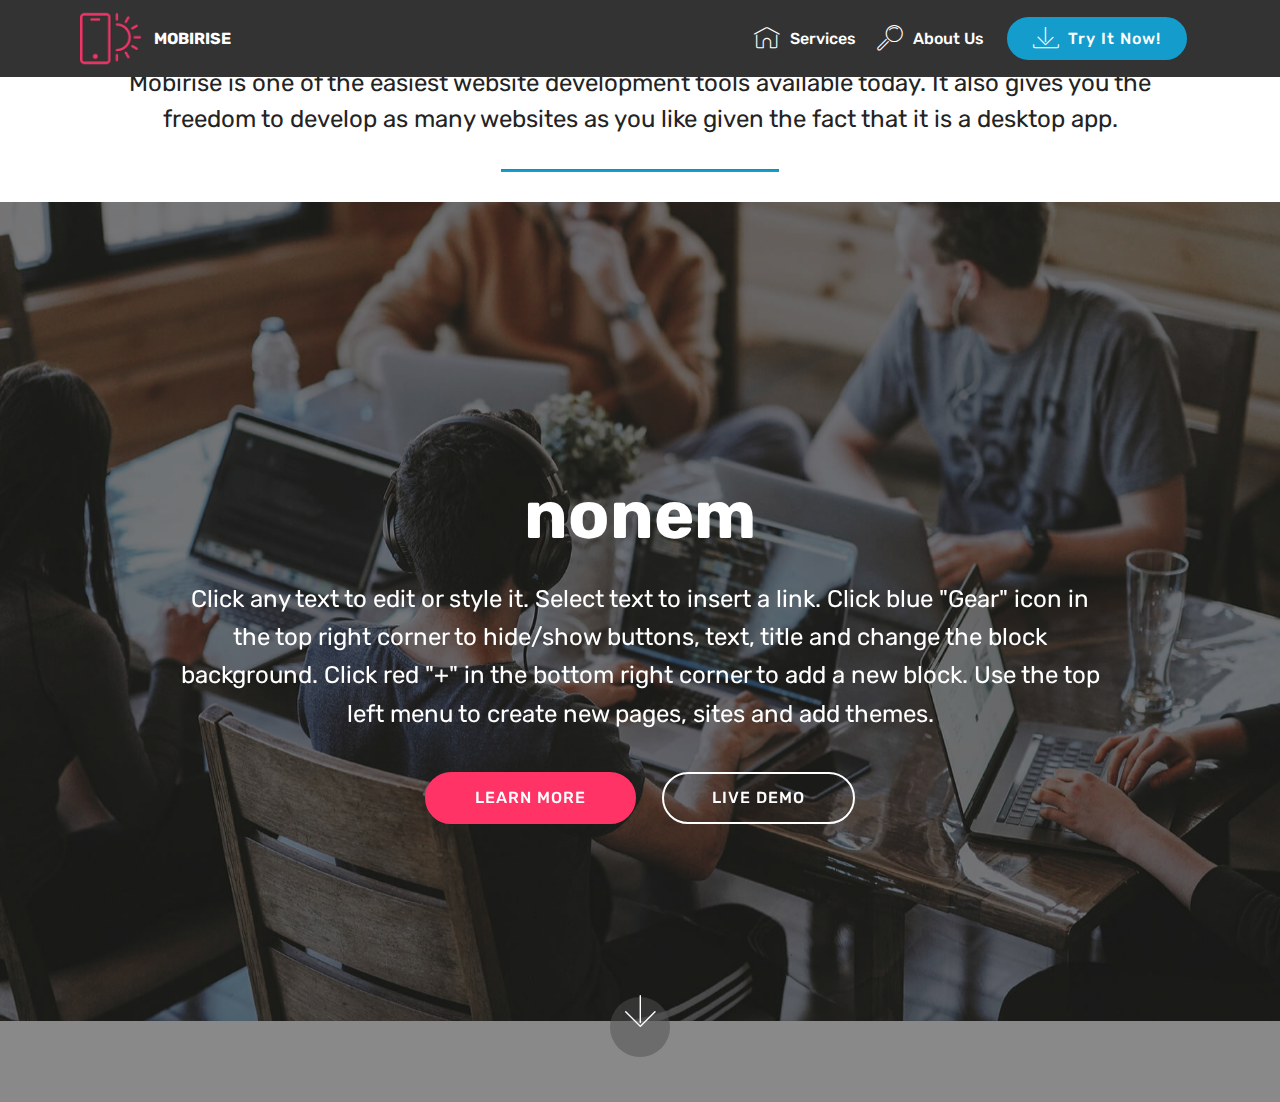
<file: index.html>
<!DOCTYPE html>
<html  >
<head>
  <!-- Site made with Mobirise Website Builder v4.12.4, https://mobirise.com -->
  <meta charset="UTF-8">
  <meta http-equiv="X-UA-Compatible" content="IE=edge">
  <meta name="generator" content="Mobirise v4.12.4, mobirise.com">
  <meta name="viewport" content="width=device-width, initial-scale=1, minimum-scale=1">
  <link rel="shortcut icon" href="assets/images/logo2.png" type="image/x-icon">
  <meta name="description" content="">
  
  
  <title>Home</title>
  <link rel="stylesheet" href="assets/web/assets/mobirise-icons/mobirise-icons.css">
  <link rel="stylesheet" href="assets/bootstrap/css/bootstrap.min.css">
  <link rel="stylesheet" href="assets/bootstrap/css/bootstrap-grid.min.css">
  <link rel="stylesheet" href="assets/bootstrap/css/bootstrap-reboot.min.css">
  <link rel="stylesheet" href="assets/tether/tether.min.css">
  <link rel="stylesheet" href="assets/dropdown/css/style.css">
  <link rel="stylesheet" href="assets/theme/css/style.css">
  <link rel="preload" as="style" href="assets/mobirise/css/mbr-additional.css"><link rel="stylesheet" href="assets/mobirise/css/mbr-additional.css" type="text/css">
  
  
  
</head>
<body>
  <section class="menu cid-qTkzRZLJNu" once="menu" id="menu1-0">

    

    <nav class="navbar navbar-expand beta-menu navbar-dropdown align-items-center navbar-fixed-top navbar-toggleable-sm">
        <button class="navbar-toggler navbar-toggler-right" type="button" data-toggle="collapse" data-target="#navbarSupportedContent" aria-controls="navbarSupportedContent" aria-expanded="false" aria-label="Toggle navigation">
            <div class="hamburger">
                <span></span>
                <span></span>
                <span></span>
                <span></span>
            </div>
        </button>
        <div class="menu-logo">
            <div class="navbar-brand">
                <span class="navbar-logo">
                    <a href="https://mobirise.com">
                         <img src="assets/images/logo2.png" alt="Mobirise" style="height: 3.8rem;">
                    </a>
                </span>
                <span class="navbar-caption-wrap">
                    <a class="navbar-caption text-white display-4" href="https://mobirise.com">
                        MOBIRISE
                    </a>
                </span>
            </div>
        </div>
        <div class="collapse navbar-collapse" id="navbarSupportedContent">
            <ul class="navbar-nav nav-dropdown" data-app-modern-menu="true">
                <li class="nav-item">
                    <a class="nav-link link text-white display-4" href="https://mobirise.com">
                        <span class="mbri-home mbr-iconfont mbr-iconfont-btn"></span>
                        Services
                    </a>
                </li>
                <li class="nav-item">
                    <a class="nav-link link text-white display-4" href="https://mobirise.com">
                        <span class="mbri-search mbr-iconfont mbr-iconfont-btn"></span>
                        About Us
                    </a>
                </li>
            </ul>
            <div class="navbar-buttons mbr-section-btn"><a class="btn btn-sm btn-primary display-4" href="https://mobirise.com">
                    <span class="mbri-save mbr-iconfont mbr-iconfont-btn "></span>
                    Try It Now!
                </a></div>
        </div>
    </nav>
</section>

<section class="engine"><a href="https://mobirise.info/x">css templates</a></section><section class="mbr-section article content9 cid-s3KbUiP70d" id="content9-c">
    
     

    <div class="container">
        <div class="inner-container" style="width: 100%;">
            <hr class="line" style="width: 25%;">
            <div class="section-text align-center mbr-fonts-style display-5">
                    Mobirise is one of the easiest website development tools available today. It also gives you the freedom to develop as many websites as you like given the fact that it is a desktop app.
                </div>
            <hr class="line" style="width: 25%;">
        </div>
        </div>
</section>

<section class="cid-s3L04nRzBa mbr-fullscreen mbr-parallax-background" id="header2-e">

    

    <div class="mbr-overlay" style="opacity: 0.5; background-color: rgb(35, 35, 35);"></div>

    <div class="container align-center">
        <div class="row justify-content-md-center">
            <div class="mbr-white col-md-10">
                <h1 class="mbr-section-title mbr-bold pb-3 mbr-fonts-style display-1">nonem</h1>
                
                <p class="mbr-text pb-3 mbr-fonts-style display-5">
                    Click any text to edit or style it. Select text to insert a link. Click blue "Gear" icon in the top right corner to hide/show buttons, text, title and change the block background. Click red "+" in the bottom right corner to add a new block. Use the top left menu to create new pages, sites and add themes.
                </p>
                <div class="mbr-section-btn">
                    <a class="btn btn-md btn-secondary display-4" href="https://mobirise.co">LEARN MORE</a>
                    <a class="btn btn-md btn-white-outline display-4" href="https://mobirise.co">LIVE DEMO</a>
                </div>
            </div>
        </div>
    </div>
    <div class="mbr-arrow hidden-sm-down" aria-hidden="true">
        <a href="#next">
            <i class="mbri-down mbr-iconfont"></i>
        </a>
    </div>
</section>


  <script src="assets/web/assets/jquery/jquery.min.js"></script>
  <script src="assets/popper/popper.min.js"></script>
  <script src="assets/bootstrap/js/bootstrap.min.js"></script>
  <script src="assets/tether/tether.min.js"></script>
  <script src="assets/smoothscroll/smooth-scroll.js"></script>
  <script src="assets/dropdown/js/nav-dropdown.js"></script>
  <script src="assets/dropdown/js/navbar-dropdown.js"></script>
  <script src="assets/touchswipe/jquery.touch-swipe.min.js"></script>
  <script src="assets/parallax/jarallax.min.js"></script>
  <script src="assets/theme/js/script.js"></script>
  
  
</body>
</html>
</file>
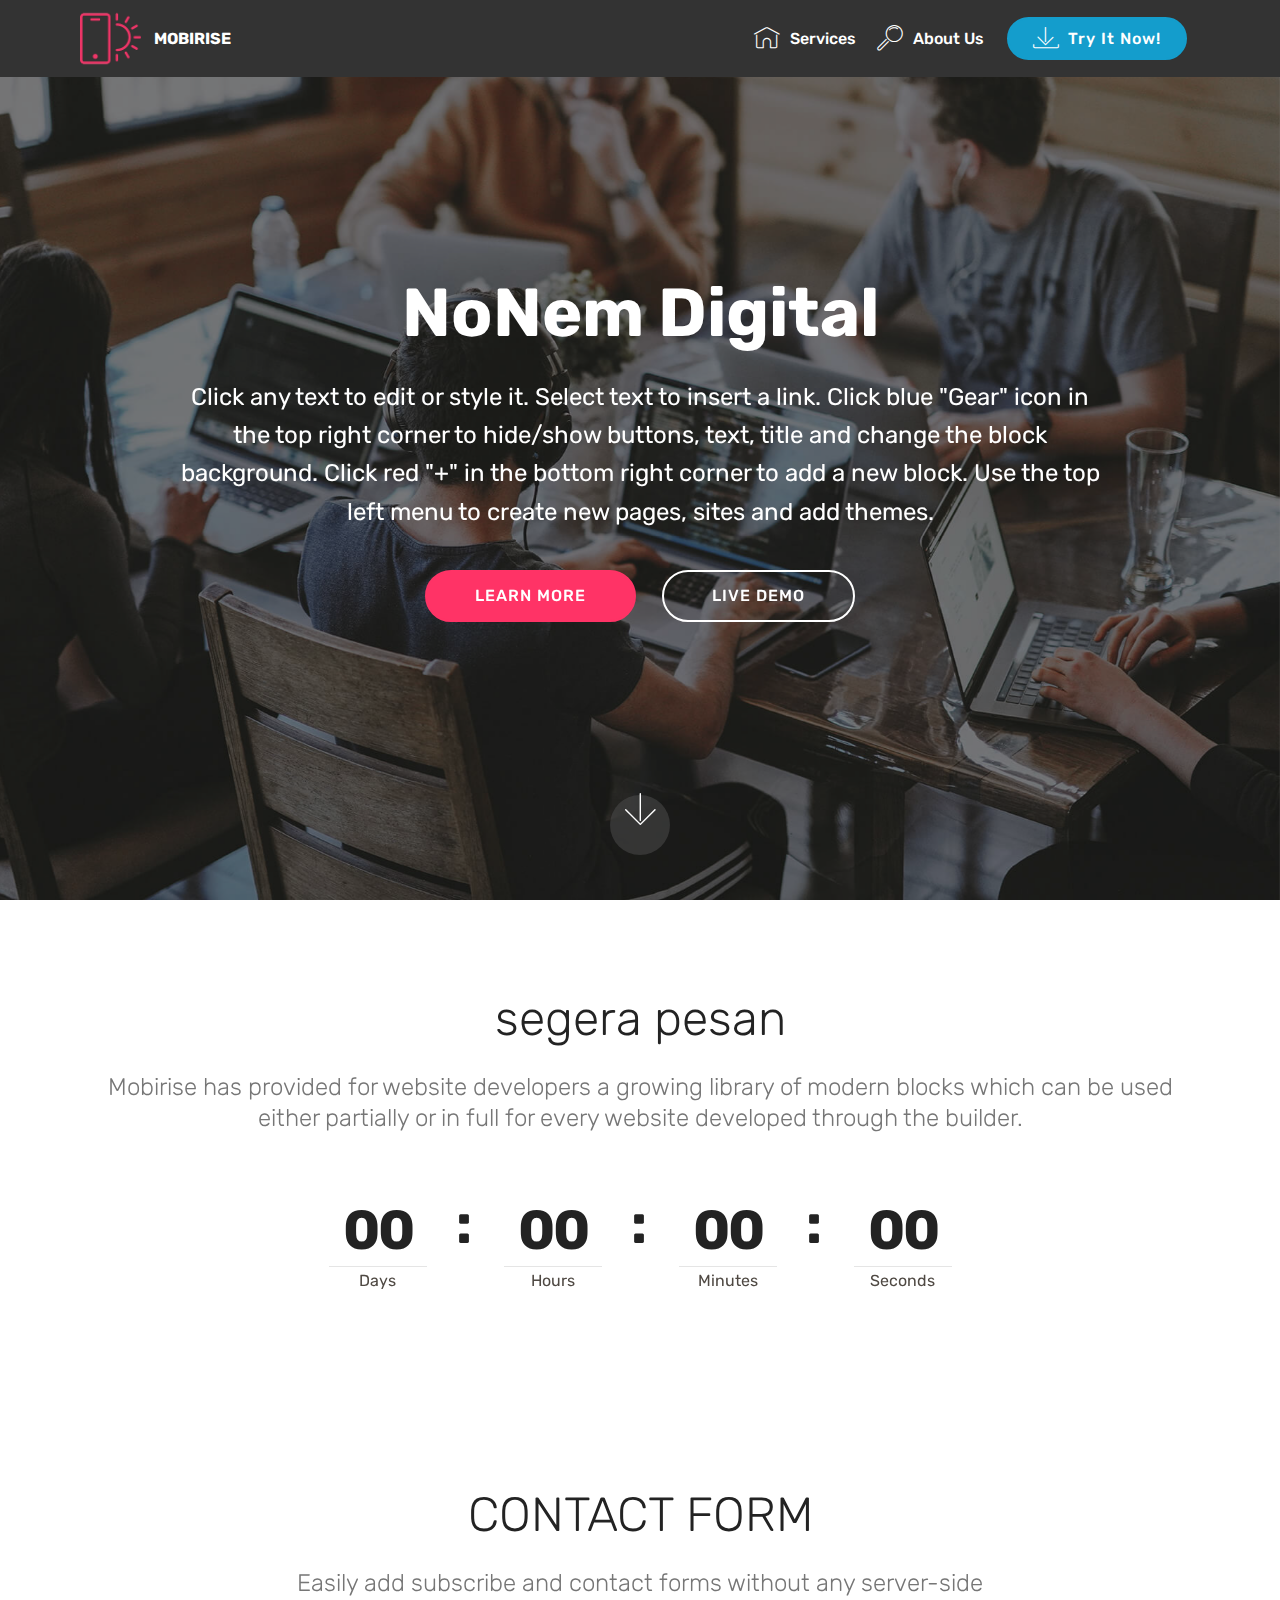
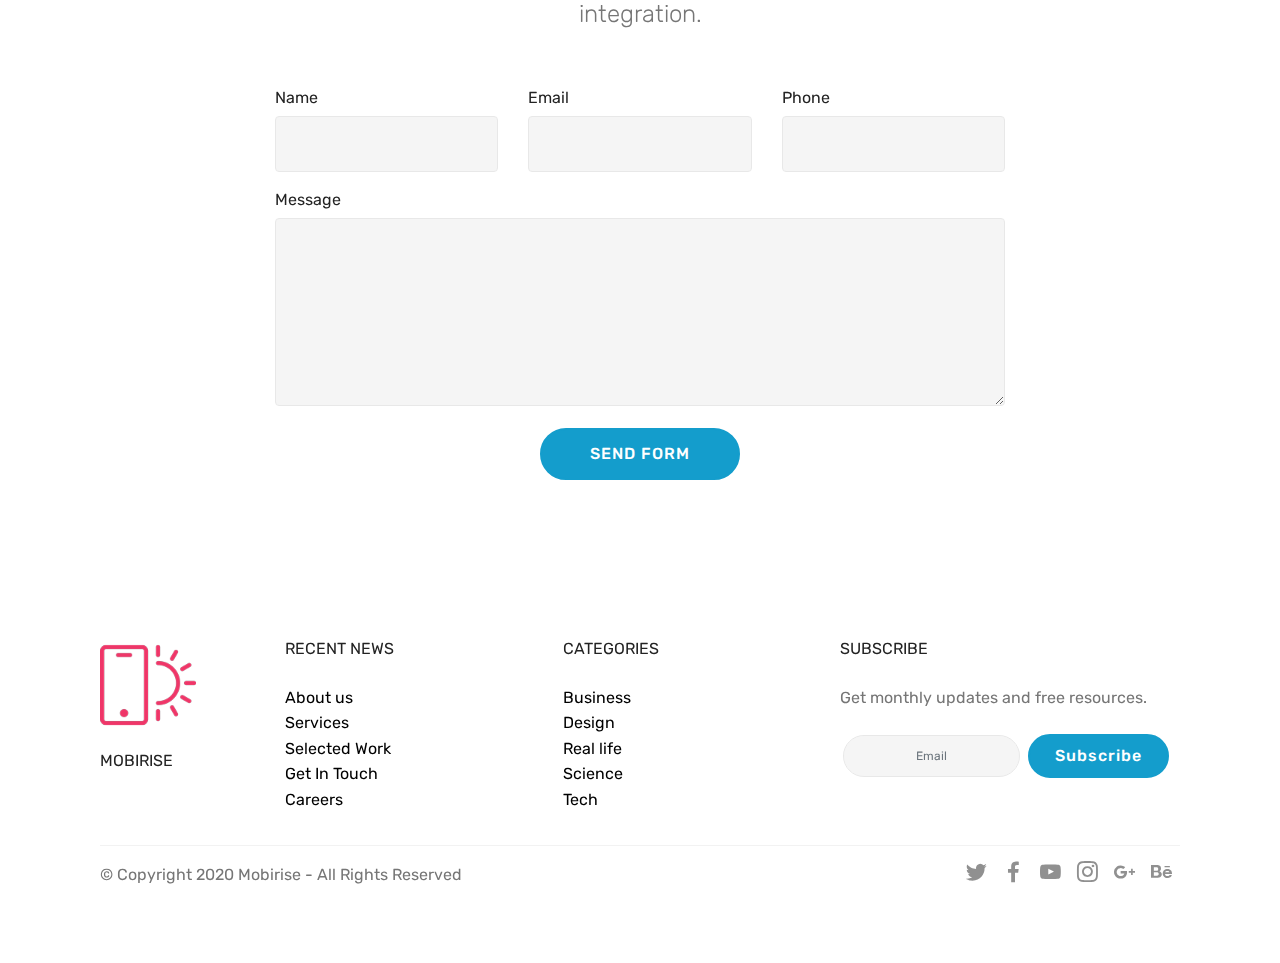
<file: page1.html>
<!DOCTYPE html>
<html  >
<head>
  <!-- Site made with Mobirise Website Builder v4.12.4, https://mobirise.com -->
  <meta charset="UTF-8">
  <meta http-equiv="X-UA-Compatible" content="IE=edge">
  <meta name="generator" content="Mobirise v4.12.4, mobirise.com">
  <meta name="viewport" content="width=device-width, initial-scale=1, minimum-scale=1">
  <link rel="shortcut icon" href="assets/images/logo2.png" type="image/x-icon">
  <meta name="description" content="Web Site Builder Description">
  
  
  <title>Page 1</title>
  <link rel="stylesheet" href="assets/web/assets/mobirise-icons/mobirise-icons.css">
  <link rel="stylesheet" href="assets/bootstrap/css/bootstrap.min.css">
  <link rel="stylesheet" href="assets/bootstrap/css/bootstrap-grid.min.css">
  <link rel="stylesheet" href="assets/bootstrap/css/bootstrap-reboot.min.css">
  <link rel="stylesheet" href="assets/socicon/css/styles.css">
  <link rel="stylesheet" href="assets/dropdown/css/style.css">
  <link rel="stylesheet" href="assets/tether/tether.min.css">
  <link rel="stylesheet" href="assets/theme/css/style.css">
  <link rel="preload" as="style" href="assets/mobirise/css/mbr-additional.css"><link rel="stylesheet" href="assets/mobirise/css/mbr-additional.css" type="text/css">
  
  
  
</head>
<body>
  <section class="menu cid-qTkzRZLJNu" once="menu" id="menu1-5">

    

    <nav class="navbar navbar-expand beta-menu navbar-dropdown align-items-center navbar-fixed-top navbar-toggleable-sm">
        <button class="navbar-toggler navbar-toggler-right" type="button" data-toggle="collapse" data-target="#navbarSupportedContent" aria-controls="navbarSupportedContent" aria-expanded="false" aria-label="Toggle navigation">
            <div class="hamburger">
                <span></span>
                <span></span>
                <span></span>
                <span></span>
            </div>
        </button>
        <div class="menu-logo">
            <div class="navbar-brand">
                <span class="navbar-logo">
                    <a href="https://mobirise.com">
                         <img src="assets/images/logo2.png" alt="Mobirise" style="height: 3.8rem;">
                    </a>
                </span>
                <span class="navbar-caption-wrap">
                    <a class="navbar-caption text-white display-4" href="https://mobirise.com">
                        MOBIRISE
                    </a>
                </span>
            </div>
        </div>
        <div class="collapse navbar-collapse" id="navbarSupportedContent">
            <ul class="navbar-nav nav-dropdown" data-app-modern-menu="true">
                <li class="nav-item">
                    <a class="nav-link link text-white display-4" href="https://mobirise.com">
                        <span class="mbri-home mbr-iconfont mbr-iconfont-btn"></span>
                        Services
                    </a>
                </li>
                <li class="nav-item">
                    <a class="nav-link link text-white display-4" href="https://mobirise.com">
                        <span class="mbri-search mbr-iconfont mbr-iconfont-btn"></span>
                        About Us
                    </a>
                </li>
            </ul>
            <div class="navbar-buttons mbr-section-btn"><a class="btn btn-sm btn-primary display-4" href="https://mobirise.com">
                    <span class="mbri-save mbr-iconfont mbr-iconfont-btn "></span>
                    Try It Now!
                </a></div>
        </div>
    </nav>
</section>

<section class="engine"><a href="https://mobirise.info/o">free portfolio website templates</a></section><section class="cid-s3CslXfjTZ mbr-fullscreen mbr-parallax-background" id="header2-6">

    

    <div class="mbr-overlay" style="opacity: 0.5; background-color: rgb(35, 35, 35);"></div>

    <div class="container align-center">
        <div class="row justify-content-md-center">
            <div class="mbr-white col-md-10">
                <h1 class="mbr-section-title mbr-bold pb-3 mbr-fonts-style display-1">NoNem Digital</h1>
                
                <p class="mbr-text pb-3 mbr-fonts-style display-5">
                    Click any text to edit or style it. Select text to insert a link. Click blue "Gear" icon in the top right corner to hide/show buttons, text, title and change the block background. Click red "+" in the bottom right corner to add a new block. Use the top left menu to create new pages, sites and add themes.
                </p>
                <div class="mbr-section-btn">
                    <a class="btn btn-md btn-secondary display-4" href="https://mobirise.co">LEARN MORE</a>
                    <a class="btn btn-md btn-white-outline display-4" href="https://mobirise.co">LIVE DEMO</a>
                </div>
            </div>
        </div>
    </div>
    <div class="mbr-arrow hidden-sm-down" aria-hidden="true">
        <a href="#next">
            <i class="mbri-down mbr-iconfont"></i>
        </a>
    </div>
</section>

<section class="countdown1 cid-s3CsFwbkUY" id="countdown1-8">
    
    
    
    <div class="container ">
        <h2 class="mbr-section-title pb-3 align-center mbr-fonts-style display-2">segera pesan</h2>
        <h3 class="mbr-section-subtitle align-center mbr-fonts-style display-5">
            Mobirise has provided for website developers a growing library of modern blocks which can be used either partially or in full for every website developed through the builder.
        </h3>
        
    </div>
    <div class="container countdown-cont align-center">
        <div class="daysCountdown col-xs-3 col-sm-3 col-md-3" title="Days"></div>
        <div class="hoursCountdown col-xs-3 col-sm-3 col-md-3" title="Hours"></div> 
        <div class="minutesCountdown col-xs-3 col-sm-3 col-md-3" title="Minutes"></div> 
        <div class="secondsCountdown col-xs-3 col-sm-3 col-md-3" title="Seconds"></div>
        <div class="countdown pt-5 mt-2" data-due-date="2018/01/01"> 
        </div>
    </div>
</section>

<section class="mbr-section form1 cid-s3CsYdwM9t" id="form1-9">

    

    
    <div class="container">
        <div class="row justify-content-center">
            <div class="title col-12 col-lg-8">
                <h2 class="mbr-section-title align-center pb-3 mbr-fonts-style display-2">
                    CONTACT FORM
                </h2>
                <h3 class="mbr-section-subtitle align-center mbr-light pb-3 mbr-fonts-style display-5">
                    Easily add subscribe and contact forms without any server-side integration.
                </h3>
            </div>
        </div>
    </div>
    <div class="container">
        <div class="row justify-content-center">
            <div class="media-container-column col-lg-8" data-form-type="formoid">
                <!---Formbuilder Form--->
                <form action="https://mobirise.com/" method="POST" class="mbr-form form-with-styler" data-form-title="Mobirise Form"><input type="hidden" name="email" data-form-email="true" value="MS+XV5aRniSiq57AKLJaoH4rCmADxLQqdK+QxoMFnOCKyPNv7cQvw7yRXHiys2X9aN56+KaeMfcEwMthhuledVRmM0P6k5zCzSNcCkv9epQnYpPIaWVaUywnHS7+Qq28">
                    <div class="row">
                        <div hidden="hidden" data-form-alert="" class="alert alert-success col-12">Thanks for filling out the form!</div>
                        <div hidden="hidden" data-form-alert-danger="" class="alert alert-danger col-12">
                        </div>
                    </div>
                    <div class="dragArea row">
                        <div class="col-md-4  form-group" data-for="name">
                            <label for="name-form1-9" class="form-control-label mbr-fonts-style display-7">Name</label>
                            <input type="text" name="name" data-form-field="Name" required="required" class="form-control display-7" id="name-form1-9">
                        </div>
                        <div class="col-md-4  form-group" data-for="email">
                            <label for="email-form1-9" class="form-control-label mbr-fonts-style display-7">Email</label>
                            <input type="email" name="email" data-form-field="Email" required="required" class="form-control display-7" id="email-form1-9">
                        </div>
                        <div data-for="phone" class="col-md-4  form-group">
                            <label for="phone-form1-9" class="form-control-label mbr-fonts-style display-7">Phone</label>
                            <input type="tel" name="phone" data-form-field="Phone" class="form-control display-7" id="phone-form1-9">
                        </div>
                        <div data-for="message" class="col-md-12 form-group">
                            <label for="message-form1-9" class="form-control-label mbr-fonts-style display-7">Message</label>
                            <textarea name="message" data-form-field="Message" class="form-control display-7" id="message-form1-9"></textarea>
                        </div>
                        <div class="col-md-12 input-group-btn align-center">
                            <button type="submit" class="btn btn-primary btn-form display-4">SEND FORM</button>
                        </div>
                    </div>
                </form><!---Formbuilder Form--->
            </div>
        </div>
    </div>
</section>

<section class="footer3 cid-s3Ct1SNOwL" id="footer3-a">

    

    

    <div class="container">
        <div class="media-container-row content">
            <div class="col-md-2 col-sm-4">
                <div class="mb-3 img-logo">
                    <a href="https://mobirise.co/">
                         <img src="assets/images/logo2.png" alt="Mobirise">
                    </a>
                </div>
                <p class="mbr-fonts-style foot-logo display-7">
                    MOBIRISE
                </p>
            </div>
            <div class="col-md-3 col-sm-4">
                <p class="mb-4 mbr-fonts-style foot-title display-7">
                    RECENT NEWS
                </p>
                <p class="mbr-text mbr-links-column mbr-fonts-style display-7">
                    <a href="#" class="text-black">About us</a>
                    <br><a href="#" class="text-black">Services</a>
                    <br><a href="#" class="text-black">Selected Work</a>
                    <br><a href="#" class="text-black">Get In Touch</a>
                    <br><a href="#" class="text-black">Careers</a>
                </p>
            </div>
            <div class="col-md-3 col-sm-4">
                <p class="mb-4 mbr-fonts-style foot-title display-7">
                    CATEGORIES
                </p>
                <p class="mbr-text mbr-fonts-style mbr-links-column display-7">
                    <a href="#" class="text-black">Business</a>
                    <br><a href="#" class="text-black">Design</a>
                    <br><a href="#" class="text-black">Real life</a>
                    <br><a href="#" class="text-black">Science</a>
                    <br><a href="#" class="text-black">Tech</a>
                </p>
            </div>
            <div class="col-md-4 col-sm-12">
                <p class="mb-4 mbr-fonts-style foot-title display-7">
                    SUBSCRIBE
                </p>
                <p class="mbr-text form-text mbr-fonts-style display-7">
                    Get monthly updates and free resources.
                </p>
                <div class="media-container-column" data-form-type="formoid">
                    <!---Formbuilder Form--->
                    <form action="https://mobirise.com/" method="POST" class="mbr-form form-with-styler" data-form-title="Mobirise Form"><input type="hidden" name="email" data-form-email="true" value="W0o2zuDHuMELFZCbtrceVJ9L3TjVgGhXAQkB4P/9f0MsxauGxXolfPO+gnZaoNko+tXnXRtLeeLmdpzlPXDvZxEnNAPkCSglTrdJTU/NWeJWgQAq4Aq+P6n+S8GSfC33">
                        <div class="row form-inline justify-content-center">
                            <div hidden="hidden" data-form-alert="" class="alert alert-success col-12">Thanks for filling out the form!</div>
                            <div hidden="hidden" data-form-alert-danger="" class="alert alert-danger col-12">
                            </div>
                        </div>
                        <div class="dragArea row form-inline justify-content-center">
                            <div class="col-auto form-group " data-for="email">
                                <input type="email" name="email" placeholder="Email" data-form-field="Email" required="required" class="form-control input-sm input-inverse my-2 display-7" id="email-footer3-a">
                            </div>
                            <div class="col-auto input-group-btn  m-2">
                                <button type="submit" class="btn btn-primary m-0 display-4">Subscribe</button>
                            </div>
                        </div>
                    </form><!---Formbuilder Form--->
                </div>

            </div>
        </div>
        <div class="footer-lower">
            <div class="media-container-row">
                <div class="col-sm-12">
                    <hr>
                </div>
            </div>
            <div class="media-container-row">
                <div class="col-sm-6 copyright">
                    <p class="mbr-text mbr-fonts-style display-7">
                        © Copyright 2020 Mobirise - All Rights Reserved
                    </p>
                </div>
                <div class="col-md-6">
                    <div class="social-list align-right">
                        <div class="soc-item">
                            <a href="https://twitter.com/mobirise" target="_blank">
                                <span class="socicon-twitter socicon mbr-iconfont mbr-iconfont-social"></span>
                            </a>
                        </div>
                        <div class="soc-item">
                            <a href="https://www.facebook.com/pages/Mobirise/1616226671953247" target="_blank">
                                <span class="socicon-facebook socicon mbr-iconfont mbr-iconfont-social"></span>
                            </a>
                        </div>
                        <div class="soc-item">
                            <a href="https://www.youtube.com/c/mobirise" target="_blank">
                                <span class="socicon-youtube socicon mbr-iconfont mbr-iconfont-social"></span>
                            </a>
                        </div>
                        <div class="soc-item">
                            <a href="https://instagram.com/mobirise" target="_blank">
                                <span class="socicon-instagram socicon mbr-iconfont mbr-iconfont-social"></span>
                            </a>
                        </div>
                        <div class="soc-item">
                            <a href="https://plus.google.com/u/0/+Mobirise" target="_blank">
                                <span class="socicon-googleplus socicon mbr-iconfont mbr-iconfont-social"></span>
                            </a>
                        </div>
                        <div class="soc-item">
                            <a href="https://www.behance.net/Mobirise" target="_blank">
                                <span class="socicon-behance socicon mbr-iconfont mbr-iconfont-social"></span>
                            </a>
                        </div>
                    </div>
                </div>
            </div>
        </div>
    </div>
</section>


  <script src="assets/web/assets/jquery/jquery.min.js"></script>
  <script src="assets/popper/popper.min.js"></script>
  <script src="assets/bootstrap/js/bootstrap.min.js"></script>
  <script src="assets/smoothscroll/smooth-scroll.js"></script>
  <script src="assets/dropdown/js/nav-dropdown.js"></script>
  <script src="assets/dropdown/js/navbar-dropdown.js"></script>
  <script src="assets/touchswipe/jquery.touch-swipe.min.js"></script>
  <script src="assets/parallax/jarallax.min.js"></script>
  <script src="assets/countdown/jquery.countdown.min.js"></script>
  <script src="assets/tether/tether.min.js"></script>
  <script src="assets/theme/js/script.js"></script>
  <script src="assets/formoid/formoid.min.js"></script>
  
  
</body>
</html>
</file>
<file: assets/web/assets/mobirise-icons/mobirise-icons.css>
@font-face {
  font-family: 'MobiriseIcons';
  src:  url('mobirise-icons.eot?spat4u');
  src:  url('mobirise-icons.eot?spat4u#iefix') format('embedded-opentype'),
    url('mobirise-icons.ttf?spat4u') format('truetype'),
    url('mobirise-icons.woff?spat4u') format('woff'),
    url('mobirise-icons.svg?spat4u#MobiriseIcons') format('svg');
  font-weight: normal;
  font-style: normal;
  font-display: swap;
}

[class^="mbri-"], [class*=" mbri-"] {
  /* use !important to prevent issues with browser extensions that change fonts */
  font-family: MobiriseIcons !important;
  speak: none;
  font-style: normal;
  font-weight: normal;
  font-variant: normal;
  text-transform: none;
  line-height: 1;

  /* Better Font Rendering =========== */
  -webkit-font-smoothing: antialiased;
  -moz-osx-font-smoothing: grayscale;
}

.mbri-add-submenu:before {
  content: "\e900";
}
.mbri-alert:before {
  content: "\e901";
}
.mbri-align-center:before {
  content: "\e902";
}
.mbri-align-justify:before {
  content: "\e903";
}
.mbri-align-left:before {
  content: "\e904";
}
.mbri-align-right:before {
  content: "\e905";
}
.mbri-android:before {
  content: "\e906";
}
.mbri-apple:before {
  content: "\e907";
}
.mbri-arrow-down:before {
  content: "\e908";
}
.mbri-arrow-next:before {
  content: "\e909";
}
.mbri-arrow-prev:before {
  content: "\e90a";
}
.mbri-arrow-up:before {
  content: "\e90b";
}
.mbri-bold:before {
  content: "\e90c";
}
.mbri-bookmark:before {
  content: "\e90d";
}
.mbri-bootstrap:before {
  content: "\e90e";
}
.mbri-briefcase:before {
  content: "\e90f";
}
.mbri-browse:before {
  content: "\e910";
}
.mbri-bulleted-list:before {
  content: "\e911";
}
.mbri-calendar:before {
  content: "\e912";
}
.mbri-camera:before {
  content: "\e913";
}
.mbri-cart-add:before {
  content: "\e914";
}
.mbri-cart-full:before {
  content: "\e915";
}
.mbri-cash:before {
  content: "\e916";
}
.mbri-change-style:before {
  content: "\e917";
}
.mbri-chat:before {
  content: "\e918";
}
.mbri-clock:before {
  content: "\e919";
}
.mbri-close:before {
  content: "\e91a";
}
.mbri-cloud:before {
  content: "\e91b";
}
.mbri-code:before {
  content: "\e91c";
}
.mbri-contact-form:before {
  content: "\e91d";
}
.mbri-credit-card:before {
  content: "\e91e";
}
.mbri-cursor-click:before {
  content: "\e91f";
}
.mbri-cust-feedback:before {
  content: "\e920";
}
.mbri-database:before {
  content: "\e921";
}
.mbri-delivery:before {
  content: "\e922";
}
.mbri-desktop:before {
  content: "\e923";
}
.mbri-devices:before {
  content: "\e924";
}
.mbri-down:before {
  content: "\e925";
}
.mbri-download:before {
  content: "\e989";
}
.mbri-drag-n-drop:before {
  content: "\e927";
}
.mbri-drag-n-drop2:before {
  content: "\e928";
}
.mbri-edit:before {
  content: "\e929";
}
.mbri-edit2:before {
  content: "\e92a";
}
.mbri-error:before {
  content: "\e92b";
}
.mbri-extension:before {
  content: "\e92c";
}
.mbri-features:before {
  content: "\e92d";
}
.mbri-file:before {
  content: "\e92e";
}
.mbri-flag:before {
  content: "\e92f";
}
.mbri-folder:before {
  content: "\e930";
}
.mbri-gift:before {
  content: "\e931";
}
.mbri-github:before {
  content: "\e932";
}
.mbri-globe:before {
  content: "\e933";
}
.mbri-globe-2:before {
  content: "\e934";
}
.mbri-growing-chart:before {
  content: "\e935";
}
.mbri-hearth:before {
  content: "\e936";
}
.mbri-help:before {
  content: "\e937";
}
.mbri-home:before {
  content: "\e938";
}
.mbri-hot-cup:before {
  content: "\e939";
}
.mbri-idea:before {
  content: "\e93a";
}
.mbri-image-gallery:before {
  content: "\e93b";
}
.mbri-image-slider:before {
  content: "\e93c";
}
.mbri-info:before {
  content: "\e93d";
}
.mbri-italic:before {
  content: "\e93e";
}
.mbri-key:before {
  content: "\e93f";
}
.mbri-laptop:before {
  content: "\e940";
}
.mbri-layers:before {
  content: "\e941";
}
.mbri-left-right:before {
  content: "\e942";
}
.mbri-left:before {
  content: "\e943";
}
.mbri-letter:before {
  content: "\e944";
}
.mbri-like:before {
  content: "\e945";
}
.mbri-link:before {
  content: "\e946";
}
.mbri-lock:before {
  content: "\e947";
}
.mbri-login:before {
  content: "\e948";
}
.mbri-logout:before {
  content: "\e949";
}
.mbri-magic-stick:before {
  content: "\e94a";
}
.mbri-map-pin:before {
  content: "\e94b";
}
.mbri-menu:before {
  content: "\e94c";
}
.mbri-mobile:before {
  content: "\e94d";
}
.mbri-mobile2:before {
  content: "\e94e";
}
.mbri-mobirise:before {
  content: "\e94f";
}
.mbri-more-horizontal:before {
  content: "\e950";
}
.mbri-more-vertical:before {
  content: "\e951";
}
.mbri-music:before {
  content: "\e952";
}
.mbri-new-file:before {
  content: "\e953";
}
.mbri-numbered-list:before {
  content: "\e954";
}
.mbri-opened-folder:before {
  content: "\e955";
}
.mbri-pages:before {
  content: "\e956";
}
.mbri-paper-plane:before {
  content: "\e957";
}
.mbri-paperclip:before {
  content: "\e958";
}
.mbri-photo:before {
  content: "\e959";
}
.mbri-photos:before {
  content: "\e95a";
}
.mbri-pin:before {
  content: "\e95b";
}
.mbri-play:before {
  content: "\e95c";
}
.mbri-plus:before {
  content: "\e95d";
}
.mbri-preview:before {
  content: "\e95e";
}
.mbri-print:before {
  content: "\e95f";
}
.mbri-protect:before {
  content: "\e960";
}
.mbri-question:before {
  content: "\e961";
}
.mbri-quote-left:before {
  content: "\e962";
}
.mbri-quote-right:before {
  content: "\e963";
}
.mbri-refresh:before {
  content: "\e964";
}
.mbri-responsive:before {
  content: "\e965";
}
.mbri-right:before {
  content: "\e966";
}
.mbri-rocket:before {
  content: "\e967";
}
.mbri-sad-face:before {
  content: "\e968";
}
.mbri-sale:before {
  content: "\e969";
}
.mbri-save:before {
  content: "\e96a";
}
.mbri-search:before {
  content: "\e96b";
}
.mbri-setting:before {
  content: "\e96c";
}
.mbri-setting2:before {
  content: "\e96d";
}
.mbri-setting3:before {
  content: "\e96e";
}
.mbri-share:before {
  content: "\e96f";
}
.mbri-shopping-bag:before {
  content: "\e970";
}
.mbri-shopping-basket:before {
  content: "\e971";
}
.mbri-shopping-cart:before {
  content: "\e972";
}
.mbri-sites:before {
  content: "\e973";
}
.mbri-smile-face:before {
  content: "\e974";
}
.mbri-speed:before {
  content: "\e975";
}
.mbri-star:before {
  content: "\e976";
}
.mbri-success:before {
  content: "\e977";
}
.mbri-sun:before {
  content: "\e978";
}
.mbri-sun2:before {
  content: "\e979";
}
.mbri-tablet:before {
  content: "\e97a";
}
.mbri-tablet-vertical:before {
  content: "\e97b";
}
.mbri-target:before {
  content: "\e97c";
}
.mbri-timer:before {
  content: "\e97d";
}
.mbri-to-ftp:before {
  content: "\e97e";
}
.mbri-to-local-drive:before {
  content: "\e97f";
}
.mbri-touch-swipe:before {
  content: "\e980";
}
.mbri-touch:before {
  content: "\e981";
}
.mbri-trash:before {
  content: "\e982";
}
.mbri-underline:before {
  content: "\e983";
}
.mbri-unlink:before {
  content: "\e984";
}
.mbri-unlock:before {
  content: "\e985";
}
.mbri-up-down:before {
  content: "\e986";
}
.mbri-up:before {
  content: "\e987";
}
.mbri-update:before {
  content: "\e988";
}
.mbri-upload:before {
 content: "\e926"; 
}
.mbri-user:before {
  content: "\e98a";
}
.mbri-user2:before {
  content: "\e98b";
}
.mbri-users:before {
  content: "\e98c";
}
.mbri-video:before {
  content: "\e98d";
}
.mbri-video-play:before {
  content: "\e98e";
}
.mbri-watch:before {
  content: "\e98f";
}
.mbri-website-theme:before {
  content: "\e990";
}
.mbri-wifi:before {
  content: "\e991";
}
.mbri-windows:before {
  content: "\e992";
}
.mbri-zoom-out:before {
  content: "\e993";
}
.mbri-redo:before {
  content: "\e994";
}
.mbri-undo:before {
  content: "\e995";
}
</file>
<file: assets/dropdown/css/style.css>
.navbar-dropdown {
  left: 0;
  padding: 0;
  position: absolute;
  right: 0;
  top: 0;
  transition: all 0.45s ease;
  z-index: 1030;
  background: #282828; }
  .navbar-dropdown .navbar-logo {
    margin-right: 0.8rem;
    transition: margin 0.3s ease-in-out;
    vertical-align: middle; }
    .navbar-dropdown .navbar-logo img {
      height: 3.125rem;
      transition: all 0.3s ease-in-out; }
    .navbar-dropdown .navbar-logo.mbr-iconfont {
      font-size: 3.125rem;
      line-height: 3.125rem; }
  .navbar-dropdown .navbar-caption {
    font-weight: 700;
    white-space: normal;
    vertical-align: -4px;
    line-height: 3.125rem !important; }
    .navbar-dropdown .navbar-caption, .navbar-dropdown .navbar-caption:hover {
      color: inherit;
      text-decoration: none; }
  .navbar-dropdown .mbr-iconfont + .navbar-caption {
    vertical-align: -1px; }
  .navbar-dropdown.navbar-fixed-top {
    position: fixed; }
  .navbar-dropdown .navbar-brand span {
    vertical-align: -4px; }
  .navbar-dropdown.bg-color.transparent {
    background: none; }
  .navbar-dropdown.navbar-short .navbar-brand {
    padding: 0.625rem 0; }
    .navbar-dropdown.navbar-short .navbar-brand span {
      vertical-align: -1px; }
  .navbar-dropdown.navbar-short .navbar-caption {
    line-height: 2.375rem !important;
    vertical-align: -2px; }
  .navbar-dropdown.navbar-short .navbar-logo {
    margin-right: 0.5rem; }
    .navbar-dropdown.navbar-short .navbar-logo img {
      height: 2.375rem; }
    .navbar-dropdown.navbar-short .navbar-logo.mbr-iconfont {
      font-size: 2.375rem;
      line-height: 2.375rem; }
  .navbar-dropdown.navbar-short .mbr-table-cell {
    height: 3.625rem; }
  .navbar-dropdown .navbar-close {
    left: 0.6875rem;
    position: fixed;
    top: 0.75rem;
    z-index: 1000; }
  .navbar-dropdown .hamburger-icon {
    content: "";
    display: inline-block;
    vertical-align: middle;
    width: 16px;
    -webkit-box-shadow: 0 -6px 0 1px #282828,0 0 0 1px #282828,0 6px 0 1px #282828;
    -moz-box-shadow: 0 -6px 0 1px #282828,0 0 0 1px #282828,0 6px 0 1px #282828;
    box-shadow: 0 -6px 0 1px #282828,0 0 0 1px #282828,0 6px 0 1px #282828; }

.dropdown-menu .dropdown-toggle[data-toggle="dropdown-submenu"]::after {
  border-bottom: 0.35em solid transparent;
  border-left: 0.35em solid;
  border-right: 0;
  border-top: 0.35em solid transparent;
  margin-left: 0.3rem; }

.dropdown-menu .dropdown-item:focus {
  outline: 0; }

.nav-dropdown {
  font-size: 0.75rem;
  font-weight: 500;
  height: auto !important; }
  .nav-dropdown .nav-btn {
    padding-left: 1rem; }
  .nav-dropdown .link {
    margin: .667em 1.667em;
    font-weight: 500;
    padding: 0;
    transition: color .2s ease-in-out; }
    .nav-dropdown .link.dropdown-toggle {
      margin-right: 2.583em; }
      .nav-dropdown .link.dropdown-toggle::after {
        margin-left: .25rem;
        border-top: 0.35em solid;
        border-right: 0.35em solid transparent;
        border-left: 0.35em solid transparent;
        border-bottom: 0; }
      .nav-dropdown .link.dropdown-toggle[aria-expanded="true"] {
        margin: 0;
        padding: 0.667em 3.263em  0.667em 1.667em; }
  .nav-dropdown .link::after,
  .nav-dropdown .dropdown-item::after {
    color: inherit; }
  .nav-dropdown .btn {
    font-size: 0.75rem;
    font-weight: 700;
    letter-spacing: 0;
    margin-bottom: 0;
    padding-left: 1.25rem;
    padding-right: 1.25rem; }
  .nav-dropdown .dropdown-menu {
    border-radius: 0;
    border: 0;
    left: 0;
    margin: 0;
    padding-bottom: 1.25rem;
    padding-top: 1.25rem;
    position: relative; }
  .nav-dropdown .dropdown-submenu {
    margin-left: 0.125rem;
    top: 0; }
  .nav-dropdown .dropdown-item {
    font-weight: 500;
    line-height: 2;
    padding: 0.3846em 4.615em 0.3846em 1.5385em;
    position: relative;
    transition: color .2s ease-in-out, background-color .2s ease-in-out; }
    .nav-dropdown .dropdown-item::after {
      margin-top: -0.3077em;
      position: absolute;
      right: 1.1538em;
      top: 50%; }
    .nav-dropdown .dropdown-item:focus, .nav-dropdown .dropdown-item:hover {
      background: none; }

@media (max-width: 767px) {
  .nav-dropdown.navbar-toggleable-sm {
    bottom: 0;
    display: none;
    left: 0;
    overflow-x: hidden;
    position: fixed;
    top: 0;
    transform: translateX(-100%);
    -ms-transform: translateX(-100%);
    -webkit-transform: translateX(-100%);
    width: 18.75rem;
    z-index: 999; } }
.nav-dropdown.navbar-toggleable-xl {
  bottom: 0;
  display: none;
  left: 0;
  overflow-x: hidden;
  position: fixed;
  top: 0;
  transform: translateX(-100%);
  -ms-transform: translateX(-100%);
  -webkit-transform: translateX(-100%);
  width: 18.75rem;
  z-index: 999; }

.nav-dropdown-sm {
  display: block !important;
  overflow-x: hidden;
  overflow: auto;
  padding-top: 3.875rem; }
  .nav-dropdown-sm::after {
    content: "";
    display: block;
    height: 3rem;
    width: 100%; }
  .nav-dropdown-sm.collapse.in ~ .navbar-close {
    display: block !important; }
  .nav-dropdown-sm.collapsing, .nav-dropdown-sm.collapse.in {
    transform: translateX(0);
    -ms-transform: translateX(0);
    -webkit-transform: translateX(0);
    transition: all 0.25s ease-out;
    -webkit-transition: all 0.25s ease-out;
    background: #282828; }
  .nav-dropdown-sm.collapsing[aria-expanded="false"] {
    transform: translateX(-100%);
    -ms-transform: translateX(-100%);
    -webkit-transform: translateX(-100%); }
  .nav-dropdown-sm .nav-item {
    display: block;
    margin-left: 0 !important;
    padding-left: 0; }
  .nav-dropdown-sm .link,
  .nav-dropdown-sm .dropdown-item {
    border-top: 1px dotted rgba(255, 255, 255, 0.1);
    font-size: 0.8125rem;
    line-height: 1.6;
    margin: 0 !important;
    padding: 0.875rem 2.4rem 0.875rem 1.5625rem !important;
    position: relative;
    white-space: normal; }
    .nav-dropdown-sm .link:focus, .nav-dropdown-sm .link:hover,
    .nav-dropdown-sm .dropdown-item:focus,
    .nav-dropdown-sm .dropdown-item:hover {
      background: rgba(0, 0, 0, 0.2) !important;
      color: #c0a375; }
  .nav-dropdown-sm .nav-btn {
    position: relative;
    padding: 1.5625rem 1.5625rem 0 1.5625rem; }
    .nav-dropdown-sm .nav-btn::before {
      border-top: 1px dotted rgba(255, 255, 255, 0.1);
      content: "";
      left: 0;
      position: absolute;
      top: 0;
      width: 100%; }
    .nav-dropdown-sm .nav-btn + .nav-btn {
      padding-top: 0.625rem; }
      .nav-dropdown-sm .nav-btn + .nav-btn::before {
        display: none; }
  .nav-dropdown-sm .btn {
    padding: 0.625rem 0; }
  .nav-dropdown-sm .dropdown-toggle[data-toggle="dropdown-submenu"]::after {
    margin-left: .25rem;
    border-top: 0.35em solid;
    border-right: 0.35em solid transparent;
    border-left: 0.35em solid transparent;
    border-bottom: 0; }
  .nav-dropdown-sm .dropdown-toggle[data-toggle="dropdown-submenu"][aria-expanded="true"]::after {
    border-top: 0;
    border-right: 0.35em solid transparent;
    border-left: 0.35em solid transparent;
    border-bottom: 0.35em solid; }
  .nav-dropdown-sm .dropdown-menu {
    margin: 0;
    padding: 0;
    position: relative;
    top: 0;
    left: 0;
    width: 100%;
    border: 0;
    float: none;
    border-radius: 0;
    background: none; }
  .nav-dropdown-sm .dropdown-submenu {
    left: 100%;
    margin-left: 0.125rem;
    margin-top: -1.25rem;
    top: 0; }

.navbar-toggleable-sm .nav-dropdown .dropdown-menu {
  position: absolute; }

.navbar-toggleable-sm .nav-dropdown .dropdown-submenu {
  left: 100%;
  margin-left: 0.125rem;
  margin-top: -1.25rem;
  top: 0; }

.navbar-toggleable-sm.opened .nav-dropdown .dropdown-menu {
  position: relative; }

.navbar-toggleable-sm.opened .nav-dropdown .dropdown-submenu {
  left: 0;
  margin-left: 00rem;
  margin-top: 0rem;
  top: 0; }

.is-builder .nav-dropdown.collapsing {
  transition: none !important; }

/*# sourceMappingURL=style.css.map */
</file>
<file: assets/theme/css/style.css>
/*!
 * Mobirise v4 theme (https://mobirise.com/)
 * Copyright 2017 Mobirise
 */
section {
  background-color: #eeeeee;
}

.form-control:focus {
  box-shadow: none;
}

:focus {
  outline: none;
}

body {
  font-style: normal;
  line-height: 1.5;
}

section,
.container,
.container-fluid {
  position: relative;
  word-wrap: break-word;
}

a.mbr-iconfont:hover {
  text-decoration: none;
}

.article .lead p,
.article .lead ul,
.article .lead ol,
.article .lead pre,
.article .lead blockquote {
  margin-bottom: 0;
}

ul,
ol,
pre,
blockquote {
  margin-bottom: 2.3125rem;
}

pre {
  background: #f4f4f4;
  padding: 10px 24px;
  white-space: pre-wrap;
}

.inactive {
  -webkit-user-select: none;
  -moz-user-select: none;
  -ms-user-select: none;
  user-select: none;
  pointer-events: none;
  -webkit-user-drag: none;
  user-drag: none;
}

.mbr-section__comments .row {
  justify-content: center;
  -webkit-justify-content: center;
}

a {
  font-style: normal;
  font-weight: 400;
  cursor: pointer;
}

a, a:hover {
  text-decoration: none;
}

figure {
  margin-bottom: 0;
}

body {
  color: #232323;
}

h1,
h2,
h3,
h4,
h5,
h6,
.h1,
.h2,
.h3,
.h4,
.h5,
.h6,
.display-1,
.display-2,
.display-3,
.display-4 {
  line-height: 1;
  word-break: break-word;
  word-wrap: break-word;
}

.mbr-section-title {
  font-style: normal;
  line-height: 1.2;
}

.mbr-section-subtitle {
  line-height: 1.3;
}

.mbr-text {
  font-style: normal;
  line-height: 1.6;
}

b,
strong {
  font-weight: bold;
}

blockquote {
  padding: 10px 0 10px 20px;
  position: relative;
  border-left: 2px solid;
  border-color: #ff3366;
}

input:-webkit-autofill, input:-webkit-autofill:hover, input:-webkit-autofill:focus, input:-webkit-autofill:active {
  transition-delay: 9999s;
  transition-property: background-color, color;
}

textarea[type='hidden'] {
  display: none;
}

body {
  position: relative;
}

section {
  background-position: 50% 50%;
  background-repeat: no-repeat;
  background-size: cover;
}

section .mbr-background-video,
section .mbr-background-video-preview {
  position: absolute;
  bottom: 0;
  left: 0;
  right: 0;
  top: 0;
}

.hidden {
  visibility: hidden;
}

.mbr-z-index20 {
  z-index: 20;
}

/*! Base colors */
.mbr-white {
  color: #ffffff;
}

.mbr-black {
  color: #000000;
}

.mbr-bg-white {
  background-color: #ffffff;
}

.mbr-bg-black {
  background-color: #000000;
}

/*! Text-aligns */
.align-left {
  text-align: left;
}

.align-center {
  text-align: center;
}

.align-right {
  text-align: right;
}

@media (max-width: 767px) {
  .align-left,
  .align-center,
  .align-right,
  .mbr-section-btn,
  .mbr-section-title {
    text-align: center;
  }
}

/*! Font-weight  */
.mbr-light {
  font-weight: 300;
}

.mbr-regular {
  font-weight: 400;
}

.mbr-semibold {
  font-weight: 500;
}

.mbr-bold {
  font-weight: 700;
}

/*! Media  */
.media-size-item {
  -moz-flex: 1 1 auto;
  -o-flex: 1 1 auto;
  flex: 1 1 auto;
}

.media-content {
  flex-basis: 100%;
}

.media-container-row {
  display: flex;
  flex-direction: row;
  flex-wrap: wrap;
  justify-content: center;
  align-content: center;
  align-items: start;
}

.media-container-row .media-size-item {
  width: 400px;
}

.media-container-column {
  display: flex;
  flex-direction: column;
  flex-wrap: wrap;
  justify-content: center;
  align-content: center;
  align-items: stretch;
}

.media-container-column > * {
  width: 100%;
}

@media (min-width: 992px) {
  .media-container-row {
    flex-wrap: nowrap;
  }
}

figure {
  overflow: hidden;
}

figure[mbr-media-size] {
  transition: width 0.1s;
}

.mbr-figure img,
.mbr-figure iframe {
  display: block;
  width: 100%;
}

.card {
  background-color: transparent;
  border: none;
}

.card-box {
  width: 100%;
}

.card-img {
  text-align: center;
  flex-shrink: 0;
  -webkit-flex-shrink: 0;
}

.media {
  max-width: 100%;
  margin: 0 auto;
}

.mbr-figure {
  -ms-grid-row-align: center;
  align-self: center;
}

.media-container > div {
  max-width: 100%;
}

.mbr-figure img,
.card-img img {
  width: 100%;
}

@media (max-width: 991px) {
  .media-size-item {
    width: auto !important;
  }
  .media {
    width: auto;
  }
  .mbr-figure {
    width: 100% !important;
  }
}

/*! Buttons */
.btn {
  font-weight: 500;
  border-width: 2px;
  font-style: normal;
  letter-spacing: 1px;
  margin: .4rem .8rem;
  white-space: normal;
  transition: all .3s ease-in-out;
  display: inline-flex;
  align-items: center;
  justify-content: center;
  word-break: break-word;
  -webkit-align-items: center;
  -webkit-justify-content: center;
  display: -webkit-inline-flex;
}

.btn-sm {
  font-weight: 500;
  letter-spacing: 1px;
  transition: all .3s ease-in-out;
}

.btn-md {
  font-weight: 500;
  letter-spacing: 1px;
  margin: .4rem .8rem !important;
  transition: all .3s ease-in-out;
}

.btn-lg {
  font-weight: 500;
  letter-spacing: 1px;
  margin: .4rem .8rem !important;
  transition: all .3s ease-in-out;
}

.mbr-section-btn {
  margin-left: -0.25rem;
  margin-right: -0.25rem;
  font-size: 0;
}

nav .mbr-section-btn {
  margin-left: 0rem;
  margin-right: 0rem;
}

.btn-form {
  border-radius: 0;
}

.btn-form:hover {
  cursor: pointer;
}

/*! Btn icon margin */
.btn .mbr-iconfont,
.btn.btn-sm .mbr-iconfont {
  cursor: pointer;
  margin-right: 0.5rem;
}

.btn.btn-md .mbr-iconfont,
.btn.btn-md .mbr-iconfont {
  margin-right: 0.8rem;
}

.mbr-regular {
  font-weight: 400;
}

.mbr-semibold {
  font-weight: 500;
}

.mbr-bold {
  font-weight: 700;
}

[type='submit'] {
  -webkit-appearance: none;
}

/*! Full-screen */
.mbr-fullscreen .mbr-overlay {
  min-height: 100vh;
}

.mbr-fullscreen {
  display: flex;
  display: -moz-flex;
  display: -ms-flex;
  display: -o-flex;
  align-items: center;
  -webkit-align-items: center;
  min-height: 100vh;
  padding-top: 3rem;
  padding-bottom: 3rem;
}

/*! Map */
.map {
  height: 25rem;
  position: relative;
}

.map iframe {
  width: 100%;
  height: 100%;
}

.mbr-overlay {
  background-color: #000;
  bottom: 0;
  left: 0;
  opacity: .5;
  position: absolute;
  right: 0;
  top: 0;
  z-index: 0;
  pointer-events: none;
}

/* Form */
blockquote {
  font-style: italic;
  padding: 10px 0 10px 20px;
  font-size: 1.09rem;
  position: relative;
  border-width: 3px;
}

.form-control {
  background-color: #f5f5f5;
  box-shadow: none;
  color: #565656;
  line-height: 1.43;
  min-height: 3.5em;
  padding: 1.07em .5em;
}

.form-control, .form-control:focus {
  border: 1px solid #e8e8e8;
}

.form-active .form-control:invalid {
  border-color: red;
}

.form-control-label {
  position: relative;
  cursor: pointer;
  margin-bottom: .357em;
  padding: 0;
}

.alert {
  color: #ffffff;
  border-radius: 0;
  border: 0;
  font-size: .875rem;
  line-height: 1.5;
  margin-bottom: 1.875rem;
  padding: 1.25rem;
  position: relative;
}

.alert.alert-form::after {
  background-color: inherit;
  bottom: -7px;
  content: "";
  display: block;
  height: 14px;
  left: 50%;
  margin-left: -7px;
  position: absolute;
  transform: rotate(45deg);
  width: 14px;
  -webkit-transform: rotate(45deg);
}

.form-asterisk {
  font-family: initial;
  position: absolute;
  top: -2px;
  font-weight: normal;
}

/*! Scroll to top arrow */
#scrollToTop a i:before {
  content: '';
  position: absolute;
  height: 40%;
  top: 25%;
  background: #fff;
  width: 2px;
  left: calc(50% - 1px);
}

#scrollToTop a i:after {
  content: '';
  position: absolute;
  display: block;
  border-top: 2px solid #fff;
  border-right: 2px solid #fff;
  width: 40%;
  height: 40%;
  left: 30%;
  bottom: 30%;
  transform: rotate(135deg);
  -webkit-transform: rotate(135deg);
}

.mbr-arrow-up {
  bottom: 25px;
  right: 90px;
  position: fixed;
  text-align: right;
  z-index: 5000;
  color: #ffffff;
  font-size: 32px;
  transform: rotate(180deg);
  -webkit-transform: rotate(180deg);
}

.mbr-arrow-up a {
  background: rgba(0, 0, 0, 0.2);
  border-radius: 3px;
  color: #fff;
  display: inline-block;
  height: 60px;
  width: 60px;
  outline-style: none !important;
  position: relative;
  text-decoration: none;
  transition: all 0.3s ease-in-out;
  cursor: pointer;
  text-align: center;
}

.mbr-arrow-up a:hover {
  background-color: rgba(0, 0, 0, 0.4);
}

.mbr-arrow-up a i {
  line-height: 60px;
}

.mbr-arrow-up-icon {
  display: block;
  color: #fff;
}

.mbr-arrow-up-icon::before {
  content: '\203a';
  display: inline-block;
  font-family: serif;
  font-size: 32px;
  line-height: 1;
  font-style: normal;
  position: relative;
  top: 6px;
  left: -4px;
  -webkit-transform: rotate(-90deg);
  transform: rotate(-90deg);
}

/*! Arrow Down */
.mbr-arrow {
  position: absolute;
  bottom: 45px;
  left: 50%;
  width: 60px;
  height: 60px;
  cursor: pointer;
  background-color: rgba(80, 80, 80, 0.5);
  border-radius: 50%;
  -webkit-transform: translateX(-50%);
  transform: translateX(-50%);
}

.mbr-arrow > a {
  display: inline-block;
  text-decoration: none;
  outline-style: none;
  -webkit-animation: arrowdown 1.7s ease-in-out infinite;
  animation: arrowdown 1.7s ease-in-out infinite;
}

.mbr-arrow > a > i {
  position: absolute;
  top: -2px;
  left: 15px;
  font-size: 2rem;
}

@keyframes arrowdown {
  0% {
    transform: translateY(0px);
    -webkit-transform: translateY(0px);
  }
  50% {
    transform: translateY(-5px);
    -webkit-transform: translateY(-5px);
  }
  100% {
    transform: translateY(0px);
    -webkit-transform: translateY(0px);
  }
}

@-webkit-keyframes arrowdown {
  0% {
    transform: translateY(0px);
    -webkit-transform: translateY(0px);
  }
  50% {
    transform: translateY(-5px);
    -webkit-transform: translateY(-5px);
  }
  100% {
    transform: translateY(0px);
    -webkit-transform: translateY(0px);
  }
}

@media (max-width: 500px) {
  .mbr-arrow-up {
    left: 50%;
    right: auto;
    transform: translateX(-50%) rotate(180deg);
    -webkit-transform: translateX(-50%) rotate(180deg);
  }
}

/*Gradients animation*/
@keyframes gradient-animation {
  from {
    background-position: 0% 100%;
    -webkit-animation-timing-function: ease-in-out;
            animation-timing-function: ease-in-out;
  }
  to {
    background-position: 100% 0%;
    -webkit-animation-timing-function: ease-in-out;
            animation-timing-function: ease-in-out;
  }
}

@-webkit-keyframes gradient-animation {
  from {
    background-position: 0% 100%;
    -webkit-animation-timing-function: ease-in-out;
            animation-timing-function: ease-in-out;
  }
  to {
    background-position: 100% 0%;
    -webkit-animation-timing-function: ease-in-out;
            animation-timing-function: ease-in-out;
  }
}

.bg-gradient {
  background-size: 200% 200%;
  animation: gradient-animation 5s infinite alternate;
  -webkit-animation: gradient-animation 5s infinite alternate;
}

.menu .navbar-brand {
  display: -webkit-flex;
}

.menu .navbar-brand span {
  display: flex;
  display: -webkit-flex;
}

.menu .navbar-brand .navbar-caption-wrap {
  display: -webkit-flex;
}

.menu .navbar-brand .navbar-logo img {
  display: -webkit-flex;
}

@media (min-width: 768px) and (max-width: 1023px) {
  .menu .navbar-toggleable-sm .navbar-nav {
    display: -ms-flexbox;
  }
}

@media (max-width: 1023px) {
  .menu .navbar-collapse {
    max-height: 93.5vh;
  }
  .menu .navbar-collapse.show {
    overflow: auto;
  }
}

@media (min-width: 1024px) {
  .menu .navbar-nav.nav-dropdown {
    display: -webkit-flex;
  }
  .menu .navbar-toggleable-sm .navbar-collapse {
    display: -webkit-flex !important;
  }
  .menu .collapsed .navbar-collapse {
    max-height: 93.5vh;
  }
  .menu .collapsed .navbar-collapse.show {
    overflow: auto;
  }
}

@media (max-width: 767px) {
  .menu .navbar-collapse {
    max-height: 80vh;
  }
}

/* Others*/
.note-check a[data-value=Rubik] {
  font-style: normal;
}

.mbr-arrow a {
  color: #ffffff;
}

@media (max-width: 767px) {
  .mbr-arrow {
    display: none;
  }
}

.navbar {
  display: -webkit-flex;
  -webkit-flex-wrap: wrap;
  -webkit-align-items: center;
  -webkit-justify-content: space-between;
}

.navbar-collapse {
  -webkit-flex-basis: 100%;
  -webkit-flex-grow: 1;
  -webkit-align-items: center;
}

.nav-dropdown .link {
  padding: 0.667em 1.667em !important;
  margin: 0 !important;
}

.nav {
  display: -webkit-flex;
  -webkit-flex-wrap: wrap;
}

.row {
  display: -webkit-flex;
  -webkit-flex-wrap: wrap;
}

.justify-content-center {
  -webkit-justify-content: center;
}

.form-inline {
  display: -webkit-flex;
  -webkit-align-items: center;
}

.card-wrapper {
  -webkit-flex: 1;
}

.carousel-control {
  z-index: 10;
  display: -webkit-flex;
  -webkit-align-items: center;
  -webkit-justify-content: center;
}

.carousel-controls {
  display: -webkit-flex;
}

.media {
  display: -webkit-flex;
}

.form-group:focus {
  outline: none;
}

.jq-selectbox__select {
  padding: 1.07em 0.5em;
  position: absolute;
  top: 0;
  left: 0;
  width: 100%;
}

.jq-selectbox__dropdown {
  position: absolute;
  top: 100%;
  left: 0 !important;
  width: 100% !important;
}

.jq-selectbox__trigger-arrow {
  -webkit-transform: translateY(-50%);
          transform: translateY(-50%);
}

.jq-selectbox li {
  padding: 1.07em 0.5em;
}

input[type='range'] {
  padding-left: 0 !important;
  padding-right: 0 !important;
}

.modal-dialog,
.modal-content {
  height: 100%;
}

.modal-dialog .carousel-inner {
  height: calc(100vh - 1.75rem);
}

@media (max-width: 575px) {
  .modal-dialog .carousel-inner {
    height: calc(100vh - 1rem);
  }
}

.carousel-item {
  text-align: center;
}

.carousel-item img {
  margin: auto;
}

.navbar-toggler {
  align-self: flex-start;
  padding: 0.25rem 0.75rem;
  font-size: 1.25rem;
  line-height: 1;
  background: transparent;
  border: 1px solid transparent;
  border-radius: 0.25rem;
}

.navbar-toggler:focus,
.navbar-toggler:hover {
  text-decoration: none;
}

.navbar-toggler-icon {
  display: inline-block;
  width: 1.5em;
  height: 1.5em;
  vertical-align: middle;
  content: '';
  background: no-repeat center center;
  background-size: 100% 100%;
}

.navbar-toggler-left {
  position: absolute;
  left: 1rem;
}

.navbar-toggler-right {
  position: absolute;
  right: 1rem;
}

@media (max-width: 575px) {
  .navbar-toggleable .navbar-nav .dropdown-menu {
    position: static;
    float: none;
  }
  .navbar-toggleable > .container {
    padding-right: 0;
    padding-left: 0;
  }
}

@media (min-width: 576px) {
  .navbar-toggleable {
    flex-direction: row;
    flex-wrap: nowrap;
    align-items: center;
  }
  .navbar-toggleable .navbar-nav {
    flex-direction: row;
  }
  .navbar-toggleable .navbar-nav .nav-link {
    padding-right: 0.5rem;
    padding-left: 0.5rem;
  }
  .navbar-toggleable > .container {
    display: flex;
    flex-wrap: nowrap;
    align-items: center;
  }
  .navbar-toggleable .navbar-collapse {
    display: flex !important;
    width: 100%;
  }
  .navbar-toggleable .navbar-toggler {
    display: none;
  }
}

@media (max-width: 767px) {
  .navbar-toggleable-sm .navbar-nav .dropdown-menu {
    position: static;
    float: none;
  }
  .navbar-toggleable-sm > .container {
    padding-right: 0;
    padding-left: 0;
  }
}

@media (min-width: 768px) {
  .navbar-toggleable-sm {
    flex-direction: row;
    flex-wrap: nowrap;
    align-items: center;
  }
  .navbar-toggleable-sm .navbar-nav {
    flex-direction: row;
  }
  .navbar-toggleable-sm .navbar-nav .nav-link {
    padding-right: 0.5rem;
    padding-left: 0.5rem;
  }
  .navbar-toggleable-sm > .container {
    display: flex;
    flex-wrap: nowrap;
    align-items: center;
  }
  .navbar-toggleable-sm .navbar-collapse {
    display: none;
    width: 100%;
  }
  .navbar-toggleable-sm .navbar-toggler {
    display: none;
  }
}

@media (max-width: 1023px) {
  .navbar-toggleable-md .navbar-nav .dropdown-menu {
    position: static;
    float: none;
  }
  .navbar-toggleable-md > .container {
    padding-right: 0;
    padding-left: 0;
  }
}

@media (min-width: 1024px) {
  .navbar-toggleable-md {
    flex-direction: row;
    flex-wrap: nowrap;
    align-items: center;
  }
  .navbar-toggleable-md .navbar-nav {
    flex-direction: row;
  }
  .navbar-toggleable-md .navbar-nav .nav-link {
    padding-right: 0.5rem;
    padding-left: 0.5rem;
  }
  .navbar-toggleable-md > .container {
    display: flex;
    flex-wrap: nowrap;
    align-items: center;
  }
  .navbar-toggleable-md .navbar-collapse {
    display: flex !important;
    width: 100%;
  }
  .navbar-toggleable-md .navbar-toggler {
    display: none;
  }
}

@media (max-width: 1199px) {
  .navbar-toggleable-lg .navbar-nav .dropdown-menu {
    position: static;
    float: none;
  }
  .navbar-toggleable-lg > .container {
    padding-right: 0;
    padding-left: 0;
  }
}

@media (min-width: 1200px) {
  .navbar-toggleable-lg {
    flex-direction: row;
    flex-wrap: nowrap;
    align-items: center;
  }
  .navbar-toggleable-lg .navbar-nav {
    flex-direction: row;
  }
  .navbar-toggleable-lg .navbar-nav .nav-link {
    padding-right: 0.5rem;
    padding-left: 0.5rem;
  }
  .navbar-toggleable-lg > .container {
    display: flex;
    flex-wrap: nowrap;
    align-items: center;
  }
  .navbar-toggleable-lg .navbar-collapse {
    display: flex !important;
    width: 100%;
  }
  .navbar-toggleable-lg .navbar-toggler {
    display: none;
  }
}

.navbar-toggleable-xl {
  flex-direction: row;
  flex-wrap: nowrap;
  align-items: center;
}

.navbar-toggleable-xl .navbar-nav .dropdown-menu {
  position: static;
  float: none;
}

.navbar-toggleable-xl > .container {
  padding-right: 0;
  padding-left: 0;
}

.navbar-toggleable-xl .navbar-nav {
  flex-direction: row;
}

.navbar-toggleable-xl .navbar-nav .nav-link {
  padding-right: 0.5rem;
  padding-left: 0.5rem;
}

.navbar-toggleable-xl > .container {
  display: flex;
  flex-wrap: nowrap;
  align-items: center;
}

.navbar-toggleable-xl .navbar-collapse {
  display: flex !important;
  width: 100%;
}

.navbar-toggleable-xl .navbar-toggler {
  display: none;
}

.card-img {
  width: auto;
}

.menu .navbar.collapsed:not(.beta-menu) {
  flex-direction: column;
}

.carousel-item.active,
.carousel-item-next,
.carousel-item-prev {
  display: flex;
}

.note-air-layout .dropup .dropdown-menu,
.note-air-layout .navbar-fixed-bottom .dropdown .dropdown-menu {
  bottom: initial !important;
}

html,
body {
  height: auto;
  min-height: 100vh;
}

.dropup .dropdown-toggle::after {
  display: none;
}
.engine {
	position: absolute;
	text-indent: -2400px;
	text-align: center;
	padding: 0;
	top: 0;
	left: -2400px;
}
</file>
<file: assets/mobirise/css/mbr-additional.css>
@import url(https://fonts.googleapis.com/css?family=Rubik:300,300i,400,400i,500,500i,700,700i,900,900i&display=swap);





body {
  font-family: Rubik;
}
.display-1 {
  font-family: 'Rubik', sans-serif;
  font-size: 4.25rem;
  font-display: swap;
}
.display-1 > .mbr-iconfont {
  font-size: 6.8rem;
}
.display-2 {
  font-family: 'Rubik', sans-serif;
  font-size: 3rem;
  font-display: swap;
}
.display-2 > .mbr-iconfont {
  font-size: 4.8rem;
}
.display-4 {
  font-family: 'Rubik', sans-serif;
  font-size: 1rem;
  font-display: swap;
}
.display-4 > .mbr-iconfont {
  font-size: 1.6rem;
}
.display-5 {
  font-family: 'Rubik', sans-serif;
  font-size: 1.5rem;
  font-display: swap;
}
.display-5 > .mbr-iconfont {
  font-size: 2.4rem;
}
.display-7 {
  font-family: 'Rubik', sans-serif;
  font-size: 1rem;
  font-display: swap;
}
.display-7 > .mbr-iconfont {
  font-size: 1.6rem;
}
/* ---- Fluid typography for mobile devices ---- */
/* 1.4 - font scale ratio ( bootstrap == 1.42857 ) */
/* 100vw - current viewport width */
/* (48 - 20)  48 == 48rem == 768px, 20 == 20rem == 320px(minimal supported viewport) */
/* 0.65 - min scale variable, may vary */
@media (max-width: 768px) {
  .display-1 {
    font-size: 3.4rem;
    font-size: calc( 2.1374999999999997rem + (4.25 - 2.1374999999999997) * ((100vw - 20rem) / (48 - 20)));
    line-height: calc( 1.4 * (2.1374999999999997rem + (4.25 - 2.1374999999999997) * ((100vw - 20rem) / (48 - 20))));
  }
  .display-2 {
    font-size: 2.4rem;
    font-size: calc( 1.7rem + (3 - 1.7) * ((100vw - 20rem) / (48 - 20)));
    line-height: calc( 1.4 * (1.7rem + (3 - 1.7) * ((100vw - 20rem) / (48 - 20))));
  }
  .display-4 {
    font-size: 0.8rem;
    font-size: calc( 1rem + (1 - 1) * ((100vw - 20rem) / (48 - 20)));
    line-height: calc( 1.4 * (1rem + (1 - 1) * ((100vw - 20rem) / (48 - 20))));
  }
  .display-5 {
    font-size: 1.2rem;
    font-size: calc( 1.175rem + (1.5 - 1.175) * ((100vw - 20rem) / (48 - 20)));
    line-height: calc( 1.4 * (1.175rem + (1.5 - 1.175) * ((100vw - 20rem) / (48 - 20))));
  }
}
/* Buttons */
.btn {
  padding: 1rem 3rem;
  border-radius: 3px;
}
.btn-sm {
  padding: 0.6rem 1.5rem;
  border-radius: 3px;
}
.btn-md {
  padding: 1rem 3rem;
  border-radius: 3px;
}
.btn-lg {
  padding: 1.2rem 3.2rem;
  border-radius: 3px;
}
.bg-primary {
  background-color: #149dcc !important;
}
.bg-success {
  background-color: #f7ed4a !important;
}
.bg-info {
  background-color: #82786e !important;
}
.bg-warning {
  background-color: #879a9f !important;
}
.bg-danger {
  background-color: #b1a374 !important;
}
.btn-primary,
.btn-primary:active {
  background-color: #149dcc !important;
  border-color: #149dcc !important;
  color: #ffffff !important;
}
.btn-primary:hover,
.btn-primary:focus,
.btn-primary.focus,
.btn-primary.active {
  color: #ffffff !important;
  background-color: #0d6786 !important;
  border-color: #0d6786 !important;
}
.btn-primary.disabled,
.btn-primary:disabled {
  color: #ffffff !important;
  background-color: #0d6786 !important;
  border-color: #0d6786 !important;
}
.btn-secondary,
.btn-secondary:active {
  background-color: #ff3366 !important;
  border-color: #ff3366 !important;
  color: #ffffff !important;
}
.btn-secondary:hover,
.btn-secondary:focus,
.btn-secondary.focus,
.btn-secondary.active {
  color: #ffffff !important;
  background-color: #e50039 !important;
  border-color: #e50039 !important;
}
.btn-secondary.disabled,
.btn-secondary:disabled {
  color: #ffffff !important;
  background-color: #e50039 !important;
  border-color: #e50039 !important;
}
.btn-info,
.btn-info:active {
  background-color: #82786e !important;
  border-color: #82786e !important;
  color: #ffffff !important;
}
.btn-info:hover,
.btn-info:focus,
.btn-info.focus,
.btn-info.active {
  color: #ffffff !important;
  background-color: #59524b !important;
  border-color: #59524b !important;
}
.btn-info.disabled,
.btn-info:disabled {
  color: #ffffff !important;
  background-color: #59524b !important;
  border-color: #59524b !important;
}
.btn-success,
.btn-success:active {
  background-color: #f7ed4a !important;
  border-color: #f7ed4a !important;
  color: #3f3c03 !important;
}
.btn-success:hover,
.btn-success:focus,
.btn-success.focus,
.btn-success.active {
  color: #3f3c03 !important;
  background-color: #eadd0a !important;
  border-color: #eadd0a !important;
}
.btn-success.disabled,
.btn-success:disabled {
  color: #3f3c03 !important;
  background-color: #eadd0a !important;
  border-color: #eadd0a !important;
}
.btn-warning,
.btn-warning:active {
  background-color: #879a9f !important;
  border-color: #879a9f !important;
  color: #ffffff !important;
}
.btn-warning:hover,
.btn-warning:focus,
.btn-warning.focus,
.btn-warning.active {
  color: #ffffff !important;
  background-color: #617479 !important;
  border-color: #617479 !important;
}
.btn-warning.disabled,
.btn-warning:disabled {
  color: #ffffff !important;
  background-color: #617479 !important;
  border-color: #617479 !important;
}
.btn-danger,
.btn-danger:active {
  background-color: #b1a374 !important;
  border-color: #b1a374 !important;
  color: #ffffff !important;
}
.btn-danger:hover,
.btn-danger:focus,
.btn-danger.focus,
.btn-danger.active {
  color: #ffffff !important;
  background-color: #8b7d4e !important;
  border-color: #8b7d4e !important;
}
.btn-danger.disabled,
.btn-danger:disabled {
  color: #ffffff !important;
  background-color: #8b7d4e !important;
  border-color: #8b7d4e !important;
}
.btn-white {
  color: #333333 !important;
}
.btn-white,
.btn-white:active {
  background-color: #ffffff !important;
  border-color: #ffffff !important;
  color: #808080 !important;
}
.btn-white:hover,
.btn-white:focus,
.btn-white.focus,
.btn-white.active {
  color: #808080 !important;
  background-color: #d9d9d9 !important;
  border-color: #d9d9d9 !important;
}
.btn-white.disabled,
.btn-white:disabled {
  color: #808080 !important;
  background-color: #d9d9d9 !important;
  border-color: #d9d9d9 !important;
}
.btn-black,
.btn-black:active {
  background-color: #333333 !important;
  border-color: #333333 !important;
  color: #ffffff !important;
}
.btn-black:hover,
.btn-black:focus,
.btn-black.focus,
.btn-black.active {
  color: #ffffff !important;
  background-color: #0d0d0d !important;
  border-color: #0d0d0d !important;
}
.btn-black.disabled,
.btn-black:disabled {
  color: #ffffff !important;
  background-color: #0d0d0d !important;
  border-color: #0d0d0d !important;
}
.btn-primary-outline,
.btn-primary-outline:active {
  background: none;
  border-color: #0b566f;
  color: #0b566f;
}
.btn-primary-outline:hover,
.btn-primary-outline:focus,
.btn-primary-outline.focus,
.btn-primary-outline.active {
  color: #ffffff;
  background-color: #149dcc;
  border-color: #149dcc;
}
.btn-primary-outline.disabled,
.btn-primary-outline:disabled {
  color: #ffffff !important;
  background-color: #149dcc !important;
  border-color: #149dcc !important;
}
.btn-secondary-outline,
.btn-secondary-outline:active {
  background: none;
  border-color: #cc0033;
  color: #cc0033;
}
.btn-secondary-outline:hover,
.btn-secondary-outline:focus,
.btn-secondary-outline.focus,
.btn-secondary-outline.active {
  color: #ffffff;
  background-color: #ff3366;
  border-color: #ff3366;
}
.btn-secondary-outline.disabled,
.btn-secondary-outline:disabled {
  color: #ffffff !important;
  background-color: #ff3366 !important;
  border-color: #ff3366 !important;
}
.btn-info-outline,
.btn-info-outline:active {
  background: none;
  border-color: #4b453f;
  color: #4b453f;
}
.btn-info-outline:hover,
.btn-info-outline:focus,
.btn-info-outline.focus,
.btn-info-outline.active {
  color: #ffffff;
  background-color: #82786e;
  border-color: #82786e;
}
.btn-info-outline.disabled,
.btn-info-outline:disabled {
  color: #ffffff !important;
  background-color: #82786e !important;
  border-color: #82786e !important;
}
.btn-success-outline,
.btn-success-outline:active {
  background: none;
  border-color: #d2c609;
  color: #d2c609;
}
.btn-success-outline:hover,
.btn-success-outline:focus,
.btn-success-outline.focus,
.btn-success-outline.active {
  color: #3f3c03;
  background-color: #f7ed4a;
  border-color: #f7ed4a;
}
.btn-success-outline.disabled,
.btn-success-outline:disabled {
  color: #3f3c03 !important;
  background-color: #f7ed4a !important;
  border-color: #f7ed4a !important;
}
.btn-warning-outline,
.btn-warning-outline:active {
  background: none;
  border-color: #55666b;
  color: #55666b;
}
.btn-warning-outline:hover,
.btn-warning-outline:focus,
.btn-warning-outline.focus,
.btn-warning-outline.active {
  color: #ffffff;
  background-color: #879a9f;
  border-color: #879a9f;
}
.btn-warning-outline.disabled,
.btn-warning-outline:disabled {
  color: #ffffff !important;
  background-color: #879a9f !important;
  border-color: #879a9f !important;
}
.btn-danger-outline,
.btn-danger-outline:active {
  background: none;
  border-color: #7a6e45;
  color: #7a6e45;
}
.btn-danger-outline:hover,
.btn-danger-outline:focus,
.btn-danger-outline.focus,
.btn-danger-outline.active {
  color: #ffffff;
  background-color: #b1a374;
  border-color: #b1a374;
}
.btn-danger-outline.disabled,
.btn-danger-outline:disabled {
  color: #ffffff !important;
  background-color: #b1a374 !important;
  border-color: #b1a374 !important;
}
.btn-black-outline,
.btn-black-outline:active {
  background: none;
  border-color: #000000;
  color: #000000;
}
.btn-black-outline:hover,
.btn-black-outline:focus,
.btn-black-outline.focus,
.btn-black-outline.active {
  color: #ffffff;
  background-color: #333333;
  border-color: #333333;
}
.btn-black-outline.disabled,
.btn-black-outline:disabled {
  color: #ffffff !important;
  background-color: #333333 !important;
  border-color: #333333 !important;
}
.btn-white-outline,
.btn-white-outline:active,
.btn-white-outline.active {
  background: none;
  border-color: #ffffff;
  color: #ffffff;
}
.btn-white-outline:hover,
.btn-white-outline:focus,
.btn-white-outline.focus {
  color: #333333;
  background-color: #ffffff;
  border-color: #ffffff;
}
.text-primary {
  color: #149dcc !important;
}
.text-secondary {
  color: #ff3366 !important;
}
.text-success {
  color: #f7ed4a !important;
}
.text-info {
  color: #82786e !important;
}
.text-warning {
  color: #879a9f !important;
}
.text-danger {
  color: #b1a374 !important;
}
.text-white {
  color: #ffffff !important;
}
.text-black {
  color: #000000 !important;
}
a.text-primary:hover,
a.text-primary:focus {
  color: #0b566f !important;
}
a.text-secondary:hover,
a.text-secondary:focus {
  color: #cc0033 !important;
}
a.text-success:hover,
a.text-success:focus {
  color: #d2c609 !important;
}
a.text-info:hover,
a.text-info:focus {
  color: #4b453f !important;
}
a.text-warning:hover,
a.text-warning:focus {
  color: #55666b !important;
}
a.text-danger:hover,
a.text-danger:focus {
  color: #7a6e45 !important;
}
a.text-white:hover,
a.text-white:focus {
  color: #b3b3b3 !important;
}
a.text-black:hover,
a.text-black:focus {
  color: #4d4d4d !important;
}
.alert-success {
  background-color: #70c770;
}
.alert-info {
  background-color: #82786e;
}
.alert-warning {
  background-color: #879a9f;
}
.alert-danger {
  background-color: #b1a374;
}
.mbr-section-btn a.btn:not(.btn-form) {
  border-radius: 100px;
}
.mbr-section-btn a.btn:not(.btn-form):hover,
.mbr-section-btn a.btn:not(.btn-form):focus {
  box-shadow: none !important;
}
.mbr-section-btn a.btn:not(.btn-form):hover,
.mbr-section-btn a.btn:not(.btn-form):focus {
  box-shadow: 0 10px 40px 0 rgba(0, 0, 0, 0.2) !important;
  -webkit-box-shadow: 0 10px 40px 0 rgba(0, 0, 0, 0.2) !important;
}
.mbr-gallery-filter li a {
  border-radius: 100px !important;
}
.mbr-gallery-filter li.active .btn {
  background-color: #149dcc;
  border-color: #149dcc;
  color: #ffffff;
}
.mbr-gallery-filter li.active .btn:focus {
  box-shadow: none;
}
.nav-tabs .nav-link {
  border-radius: 100px !important;
}
a,
a:hover {
  color: #149dcc;
}
.mbr-plan-header.bg-primary .mbr-plan-subtitle,
.mbr-plan-header.bg-primary .mbr-plan-price-desc {
  color: #b4e6f8;
}
.mbr-plan-header.bg-success .mbr-plan-subtitle,
.mbr-plan-header.bg-success .mbr-plan-price-desc {
  color: #ffffff;
}
.mbr-plan-header.bg-info .mbr-plan-subtitle,
.mbr-plan-header.bg-info .mbr-plan-price-desc {
  color: #beb8b2;
}
.mbr-plan-header.bg-warning .mbr-plan-subtitle,
.mbr-plan-header.bg-warning .mbr-plan-price-desc {
  color: #ced6d8;
}
.mbr-plan-header.bg-danger .mbr-plan-subtitle,
.mbr-plan-header.bg-danger .mbr-plan-price-desc {
  color: #dfd9c6;
}
/* Scroll to top button*/
.scrollToTop_wraper {
  display: none;
}
.form-control {
  font-family: 'Rubik', sans-serif;
  font-size: 1rem;
  font-display: swap;
}
.form-control > .mbr-iconfont {
  font-size: 1.6rem;
}
blockquote {
  border-color: #149dcc;
}
/* Forms */
.mbr-form .btn {
  margin: .4rem 0;
}
.mbr-form .input-group-btn a.btn {
  border-radius: 100px !important;
}
.mbr-form .input-group-btn a.btn:hover {
  box-shadow: 0 10px 40px 0 rgba(0, 0, 0, 0.2);
}
.mbr-form .input-group-btn button[type="submit"] {
  border-radius: 100px !important;
  padding: 1rem 3rem;
}
.mbr-form .input-group-btn button[type="submit"]:hover {
  box-shadow: 0 10px 40px 0 rgba(0, 0, 0, 0.2);
}
.form2 .form-control {
  border-top-left-radius: 100px;
  border-bottom-left-radius: 100px;
}
.form2 .input-group-btn a.btn {
  border-top-left-radius: 0 !important;
  border-bottom-left-radius: 0 !important;
}
.form2 .input-group-btn button[type="submit"] {
  border-top-left-radius: 0 !important;
  border-bottom-left-radius: 0 !important;
}
.form3 input[type="email"] {
  border-radius: 100px !important;
}
@media (max-width: 349px) {
  .form2 input[type="email"] {
    border-radius: 100px !important;
  }
  .form2 .input-group-btn a.btn {
    border-radius: 100px !important;
  }
  .form2 .input-group-btn button[type="submit"] {
    border-radius: 100px !important;
  }
}
@media (max-width: 767px) {
  .btn {
    font-size: .75rem !important;
  }
  .btn .mbr-iconfont {
    font-size: 1rem !important;
  }
}
/* Footer */
.mbr-footer-content li::before,
.mbr-footer .mbr-contacts li::before {
  background: #149dcc;
}
.mbr-footer-content li a:hover,
.mbr-footer .mbr-contacts li a:hover {
  color: #149dcc;
}
.footer3 input[type="email"],
.footer4 input[type="email"] {
  border-radius: 100px !important;
}
.footer3 .input-group-btn a.btn,
.footer4 .input-group-btn a.btn {
  border-radius: 100px !important;
}
.footer3 .input-group-btn button[type="submit"],
.footer4 .input-group-btn button[type="submit"] {
  border-radius: 100px !important;
}
/* Headers*/
.header13 .form-inline input[type="email"],
.header14 .form-inline input[type="email"] {
  border-radius: 100px;
}
.header13 .form-inline input[type="text"],
.header14 .form-inline input[type="text"] {
  border-radius: 100px;
}
.header13 .form-inline input[type="tel"],
.header14 .form-inline input[type="tel"] {
  border-radius: 100px;
}
.header13 .form-inline a.btn,
.header14 .form-inline a.btn {
  border-radius: 100px;
}
.header13 .form-inline button,
.header14 .form-inline button {
  border-radius: 100px !important;
}
@media screen and (-ms-high-contrast: active), (-ms-high-contrast: none) {
  .card-wrapper {
    flex: auto !important;
  }
}
.jq-selectbox li:hover,
.jq-selectbox li.selected {
  background-color: #149dcc;
  color: #ffffff;
}
.jq-selectbox .jq-selectbox__trigger-arrow,
.jq-number__spin.minus:after,
.jq-number__spin.plus:after {
  transition: 0.4s;
  border-top-color: currentColor;
  border-bottom-color: currentColor;
}
.jq-selectbox:hover .jq-selectbox__trigger-arrow,
.jq-number__spin.minus:hover:after,
.jq-number__spin.plus:hover:after {
  border-top-color: #149dcc;
  border-bottom-color: #149dcc;
}
.xdsoft_datetimepicker .xdsoft_calendar td.xdsoft_default,
.xdsoft_datetimepicker .xdsoft_calendar td.xdsoft_current,
.xdsoft_datetimepicker .xdsoft_timepicker .xdsoft_time_box > div > div.xdsoft_current {
  color: #ffffff !important;
  background-color: #149dcc !important;
  box-shadow: none !important;
}
.xdsoft_datetimepicker .xdsoft_calendar td:hover,
.xdsoft_datetimepicker .xdsoft_timepicker .xdsoft_time_box > div > div:hover {
  color: #ffffff !important;
  background: #ff3366 !important;
  box-shadow: none !important;
}
.lazy-bg {
  background-image: none !important;
}
.lazy-placeholder:not(section),
.lazy-none {
  display: block;
  position: relative;
  padding-bottom: 56.25%;
}
iframe.lazy-placeholder,
.lazy-placeholder:after {
  content: '';
  position: absolute;
  width: 100px;
  height: 100px;
  background: transparent no-repeat center;
  background-size: contain;
  top: 50%;
  left: 50%;
  transform: translateX(-50%) translateY(-50%);
  background-image: url("data:image/svg+xml;charset=UTF-8,%3csvg width='32' height='32' viewBox='0 0 64 64' xmlns='http://www.w3.org/2000/svg' stroke='%23149dcc' %3e%3cg fill='none' fill-rule='evenodd'%3e%3cg transform='translate(16 16)' stroke-width='2'%3e%3ccircle stroke-opacity='.5' cx='16' cy='16' r='16'/%3e%3cpath d='M32 16c0-9.94-8.06-16-16-16'%3e%3canimateTransform attributeName='transform' type='rotate' from='0 16 16' to='360 16 16' dur='1s' repeatCount='indefinite'/%3e%3c/path%3e%3c/g%3e%3c/g%3e%3c/svg%3e");
}
section.lazy-placeholder:after {
  opacity: 0.3;
}
.cid-qTkzRZLJNu .navbar {
  padding: .5rem 0;
  background: #333333;
  transition: none;
  min-height: 77px;
}
.cid-qTkzRZLJNu .navbar-dropdown.bg-color.transparent.opened {
  background: #333333;
}
.cid-qTkzRZLJNu a {
  font-style: normal;
}
.cid-qTkzRZLJNu .nav-item span {
  padding-right: 0.4em;
  line-height: 0.5em;
  vertical-align: text-bottom;
  position: relative;
  text-decoration: none;
}
.cid-qTkzRZLJNu .nav-item a {
  display: flex;
  align-items: center;
  justify-content: center;
  padding: 0.7rem 0 !important;
  margin: 0rem .65rem !important;
}
.cid-qTkzRZLJNu .nav-item:focus,
.cid-qTkzRZLJNu .nav-link:focus {
  outline: none;
}
.cid-qTkzRZLJNu .btn {
  padding: 0.4rem 1.5rem;
  display: inline-flex;
  align-items: center;
}
.cid-qTkzRZLJNu .btn .mbr-iconfont {
  font-size: 1.6rem;
}
.cid-qTkzRZLJNu .menu-logo {
  margin-right: auto;
}
.cid-qTkzRZLJNu .menu-logo .navbar-brand {
  display: flex;
  margin-left: 5rem;
  padding: 0;
  transition: padding .2s;
  min-height: 3.8rem;
  align-items: center;
}
.cid-qTkzRZLJNu .menu-logo .navbar-brand .navbar-caption-wrap {
  display: -webkit-flex;
  -webkit-align-items: center;
  align-items: center;
  word-break: break-word;
  min-width: 7rem;
  margin: .3rem 0;
}
.cid-qTkzRZLJNu .menu-logo .navbar-brand .navbar-caption-wrap .navbar-caption {
  line-height: 1.2rem !important;
  padding-right: 2rem;
}
.cid-qTkzRZLJNu .menu-logo .navbar-brand .navbar-logo {
  font-size: 4rem;
  transition: font-size 0.25s;
}
.cid-qTkzRZLJNu .menu-logo .navbar-brand .navbar-logo img {
  display: flex;
}
.cid-qTkzRZLJNu .menu-logo .navbar-brand .navbar-logo .mbr-iconfont {
  transition: font-size 0.25s;
}
.cid-qTkzRZLJNu .navbar-toggleable-sm .navbar-collapse {
  justify-content: flex-end;
  -webkit-justify-content: flex-end;
  padding-right: 5rem;
  width: auto;
}
.cid-qTkzRZLJNu .navbar-toggleable-sm .navbar-collapse .navbar-nav {
  flex-wrap: wrap;
  -webkit-flex-wrap: wrap;
  padding-left: 0;
}
.cid-qTkzRZLJNu .navbar-toggleable-sm .navbar-collapse .navbar-nav .nav-item {
  -webkit-align-self: center;
  align-self: center;
}
.cid-qTkzRZLJNu .navbar-toggleable-sm .navbar-collapse .navbar-buttons {
  padding-left: 0;
  padding-bottom: 0;
}
.cid-qTkzRZLJNu .dropdown .dropdown-menu {
  background: #333333;
  display: none;
  position: absolute;
  min-width: 5rem;
  padding-top: 1.4rem;
  padding-bottom: 1.4rem;
  text-align: left;
}
.cid-qTkzRZLJNu .dropdown .dropdown-menu .dropdown-item {
  width: auto;
  padding: 0.235em 1.5385em 0.235em 1.5385em !important;
}
.cid-qTkzRZLJNu .dropdown .dropdown-menu .dropdown-item::after {
  right: 0.5rem;
}
.cid-qTkzRZLJNu .dropdown .dropdown-menu .dropdown-submenu {
  margin: 0;
}
.cid-qTkzRZLJNu .dropdown.open > .dropdown-menu {
  display: block;
}
.cid-qTkzRZLJNu .navbar-toggleable-sm.opened:after {
  position: absolute;
  width: 100vw;
  height: 100vh;
  content: '';
  background-color: rgba(0, 0, 0, 0.1);
  left: 0;
  bottom: 0;
  transform: translateY(100%);
  -webkit-transform: translateY(100%);
  z-index: 1000;
}
.cid-qTkzRZLJNu .navbar.navbar-short {
  min-height: 60px;
  transition: all .2s;
}
.cid-qTkzRZLJNu .navbar.navbar-short .navbar-toggler-right {
  top: 20px;
}
.cid-qTkzRZLJNu .navbar.navbar-short .navbar-logo a {
  font-size: 2.5rem !important;
  line-height: 2.5rem;
  transition: font-size 0.25s;
}
.cid-qTkzRZLJNu .navbar.navbar-short .navbar-logo a .mbr-iconfont {
  font-size: 2.5rem !important;
}
.cid-qTkzRZLJNu .navbar.navbar-short .navbar-logo a img {
  height: 3rem !important;
}
.cid-qTkzRZLJNu .navbar.navbar-short .navbar-brand {
  min-height: 3rem;
}
.cid-qTkzRZLJNu button.navbar-toggler {
  width: 31px;
  height: 18px;
  cursor: pointer;
  transition: all .2s;
  top: 1.5rem;
  right: 1rem;
}
.cid-qTkzRZLJNu button.navbar-toggler:focus {
  outline: none;
}
.cid-qTkzRZLJNu button.navbar-toggler .hamburger span {
  position: absolute;
  right: 0;
  width: 30px;
  height: 2px;
  border-right: 5px;
  background-color: #ffffff;
}
.cid-qTkzRZLJNu button.navbar-toggler .hamburger span:nth-child(1) {
  top: 0;
  transition: all .2s;
}
.cid-qTkzRZLJNu button.navbar-toggler .hamburger span:nth-child(2) {
  top: 8px;
  transition: all .15s;
}
.cid-qTkzRZLJNu button.navbar-toggler .hamburger span:nth-child(3) {
  top: 8px;
  transition: all .15s;
}
.cid-qTkzRZLJNu button.navbar-toggler .hamburger span:nth-child(4) {
  top: 16px;
  transition: all .2s;
}
.cid-qTkzRZLJNu nav.opened .hamburger span:nth-child(1) {
  top: 8px;
  width: 0;
  opacity: 0;
  right: 50%;
  transition: all .2s;
}
.cid-qTkzRZLJNu nav.opened .hamburger span:nth-child(2) {
  -webkit-transform: rotate(45deg);
  transform: rotate(45deg);
  transition: all .25s;
}
.cid-qTkzRZLJNu nav.opened .hamburger span:nth-child(3) {
  -webkit-transform: rotate(-45deg);
  transform: rotate(-45deg);
  transition: all .25s;
}
.cid-qTkzRZLJNu nav.opened .hamburger span:nth-child(4) {
  top: 8px;
  width: 0;
  opacity: 0;
  right: 50%;
  transition: all .2s;
}
.cid-qTkzRZLJNu .collapsed.navbar-expand {
  flex-direction: column;
}
.cid-qTkzRZLJNu .collapsed .btn {
  display: flex;
}
.cid-qTkzRZLJNu .collapsed .navbar-collapse {
  display: none !important;
  padding-right: 0 !important;
}
.cid-qTkzRZLJNu .collapsed .navbar-collapse.collapsing,
.cid-qTkzRZLJNu .collapsed .navbar-collapse.show {
  display: block !important;
}
.cid-qTkzRZLJNu .collapsed .navbar-collapse.collapsing .navbar-nav,
.cid-qTkzRZLJNu .collapsed .navbar-collapse.show .navbar-nav {
  display: block;
  text-align: center;
}
.cid-qTkzRZLJNu .collapsed .navbar-collapse.collapsing .navbar-nav .nav-item,
.cid-qTkzRZLJNu .collapsed .navbar-collapse.show .navbar-nav .nav-item {
  clear: both;
}
.cid-qTkzRZLJNu .collapsed .navbar-collapse.collapsing .navbar-buttons,
.cid-qTkzRZLJNu .collapsed .navbar-collapse.show .navbar-buttons {
  text-align: center;
}
.cid-qTkzRZLJNu .collapsed .navbar-collapse.collapsing .navbar-buttons:last-child,
.cid-qTkzRZLJNu .collapsed .navbar-collapse.show .navbar-buttons:last-child {
  margin-bottom: 1rem;
}
.cid-qTkzRZLJNu .collapsed button.navbar-toggler {
  display: block;
}
.cid-qTkzRZLJNu .collapsed .navbar-brand {
  margin-left: 1rem !important;
}
.cid-qTkzRZLJNu .collapsed .navbar-toggleable-sm {
  flex-direction: column;
  -webkit-flex-direction: column;
}
.cid-qTkzRZLJNu .collapsed .dropdown .dropdown-menu {
  width: 100%;
  text-align: center;
  position: relative;
  opacity: 0;
  display: block;
  height: 0;
  visibility: hidden;
  padding: 0;
  transition-duration: .5s;
  transition-property: opacity,padding,height;
}
.cid-qTkzRZLJNu .collapsed .dropdown.open > .dropdown-menu {
  position: relative;
  opacity: 1;
  height: auto;
  padding: 1.4rem 0;
  visibility: visible;
}
.cid-qTkzRZLJNu .collapsed .dropdown .dropdown-submenu {
  left: 0;
  text-align: center;
  width: 100%;
}
.cid-qTkzRZLJNu .collapsed .dropdown .dropdown-toggle[data-toggle="dropdown-submenu"]::after {
  margin-top: 0;
  position: inherit;
  right: 0;
  top: 50%;
  display: inline-block;
  width: 0;
  height: 0;
  margin-left: .3em;
  vertical-align: middle;
  content: "";
  border-top: .30em solid;
  border-right: .30em solid transparent;
  border-left: .30em solid transparent;
}
@media (max-width: 991px) {
  .cid-qTkzRZLJNu .navbar-expand {
    flex-direction: column;
  }
  .cid-qTkzRZLJNu img {
    height: 3.8rem !important;
  }
  .cid-qTkzRZLJNu .btn {
    display: flex;
  }
  .cid-qTkzRZLJNu button.navbar-toggler {
    display: block;
  }
  .cid-qTkzRZLJNu .navbar-brand {
    margin-left: 1rem !important;
  }
  .cid-qTkzRZLJNu .navbar-toggleable-sm {
    flex-direction: column;
    -webkit-flex-direction: column;
  }
  .cid-qTkzRZLJNu .navbar-collapse {
    display: none !important;
    padding-right: 0 !important;
  }
  .cid-qTkzRZLJNu .navbar-collapse.collapsing,
  .cid-qTkzRZLJNu .navbar-collapse.show {
    display: block !important;
  }
  .cid-qTkzRZLJNu .navbar-collapse.collapsing .navbar-nav,
  .cid-qTkzRZLJNu .navbar-collapse.show .navbar-nav {
    display: block;
    text-align: center;
  }
  .cid-qTkzRZLJNu .navbar-collapse.collapsing .navbar-nav .nav-item,
  .cid-qTkzRZLJNu .navbar-collapse.show .navbar-nav .nav-item {
    clear: both;
  }
  .cid-qTkzRZLJNu .navbar-collapse.collapsing .navbar-buttons,
  .cid-qTkzRZLJNu .navbar-collapse.show .navbar-buttons {
    text-align: center;
  }
  .cid-qTkzRZLJNu .navbar-collapse.collapsing .navbar-buttons:last-child,
  .cid-qTkzRZLJNu .navbar-collapse.show .navbar-buttons:last-child {
    margin-bottom: 1rem;
  }
  .cid-qTkzRZLJNu .dropdown .dropdown-menu {
    width: 100%;
    text-align: center;
    position: relative;
    opacity: 0;
    display: block;
    height: 0;
    visibility: hidden;
    padding: 0;
    transition-duration: .5s;
    transition-property: opacity,padding,height;
  }
  .cid-qTkzRZLJNu .dropdown.open > .dropdown-menu {
    position: relative;
    opacity: 1;
    height: auto;
    padding: 1.4rem 0;
    visibility: visible;
  }
  .cid-qTkzRZLJNu .dropdown .dropdown-submenu {
    left: 0;
    text-align: center;
    width: 100%;
  }
  .cid-qTkzRZLJNu .dropdown .dropdown-toggle[data-toggle="dropdown-submenu"]::after {
    margin-top: 0;
    position: inherit;
    right: 0;
    top: 50%;
    display: inline-block;
    width: 0;
    height: 0;
    margin-left: .3em;
    vertical-align: middle;
    content: "";
    border-top: .30em solid;
    border-right: .30em solid transparent;
    border-left: .30em solid transparent;
  }
}
@media (min-width: 767px) {
  .cid-qTkzRZLJNu .menu-logo {
    flex-shrink: 0;
  }
}
.cid-qTkzRZLJNu .navbar-collapse {
  flex-basis: auto;
}
.cid-qTkzRZLJNu .nav-link:hover,
.cid-qTkzRZLJNu .dropdown-item:hover {
  color: #c1c1c1 !important;
}
.cid-s3KbUiP70d {
  padding-top: 30px;
  padding-bottom: 30px;
  background-color: #ffffff;
}
.cid-s3KbUiP70d .line {
  background-color: #149dcc;
  color: #149dcc;
  align: center;
  height: 2px;
  margin: 0 auto;
}
.cid-s3KbUiP70d .section-text {
  padding: 2rem 0;
}
.cid-s3KbUiP70d .inner-container {
  margin: 0 auto;
}
@media (max-width: 768px) {
  .cid-s3KbUiP70d .inner-container {
    width: 100% !important;
  }
}
.cid-s3L04nRzBa {
  background-image: url("../../../assets/images/background4.jpg");
}
.cid-qTkzRZLJNu .navbar {
  padding: .5rem 0;
  background: #333333;
  transition: none;
  min-height: 77px;
}
.cid-qTkzRZLJNu .navbar-dropdown.bg-color.transparent.opened {
  background: #333333;
}
.cid-qTkzRZLJNu a {
  font-style: normal;
}
.cid-qTkzRZLJNu .nav-item span {
  padding-right: 0.4em;
  line-height: 0.5em;
  vertical-align: text-bottom;
  position: relative;
  text-decoration: none;
}
.cid-qTkzRZLJNu .nav-item a {
  display: flex;
  align-items: center;
  justify-content: center;
  padding: 0.7rem 0 !important;
  margin: 0rem .65rem !important;
}
.cid-qTkzRZLJNu .nav-item:focus,
.cid-qTkzRZLJNu .nav-link:focus {
  outline: none;
}
.cid-qTkzRZLJNu .btn {
  padding: 0.4rem 1.5rem;
  display: inline-flex;
  align-items: center;
}
.cid-qTkzRZLJNu .btn .mbr-iconfont {
  font-size: 1.6rem;
}
.cid-qTkzRZLJNu .menu-logo {
  margin-right: auto;
}
.cid-qTkzRZLJNu .menu-logo .navbar-brand {
  display: flex;
  margin-left: 5rem;
  padding: 0;
  transition: padding .2s;
  min-height: 3.8rem;
  align-items: center;
}
.cid-qTkzRZLJNu .menu-logo .navbar-brand .navbar-caption-wrap {
  display: -webkit-flex;
  -webkit-align-items: center;
  align-items: center;
  word-break: break-word;
  min-width: 7rem;
  margin: .3rem 0;
}
.cid-qTkzRZLJNu .menu-logo .navbar-brand .navbar-caption-wrap .navbar-caption {
  line-height: 1.2rem !important;
  padding-right: 2rem;
}
.cid-qTkzRZLJNu .menu-logo .navbar-brand .navbar-logo {
  font-size: 4rem;
  transition: font-size 0.25s;
}
.cid-qTkzRZLJNu .menu-logo .navbar-brand .navbar-logo img {
  display: flex;
}
.cid-qTkzRZLJNu .menu-logo .navbar-brand .navbar-logo .mbr-iconfont {
  transition: font-size 0.25s;
}
.cid-qTkzRZLJNu .navbar-toggleable-sm .navbar-collapse {
  justify-content: flex-end;
  -webkit-justify-content: flex-end;
  padding-right: 5rem;
  width: auto;
}
.cid-qTkzRZLJNu .navbar-toggleable-sm .navbar-collapse .navbar-nav {
  flex-wrap: wrap;
  -webkit-flex-wrap: wrap;
  padding-left: 0;
}
.cid-qTkzRZLJNu .navbar-toggleable-sm .navbar-collapse .navbar-nav .nav-item {
  -webkit-align-self: center;
  align-self: center;
}
.cid-qTkzRZLJNu .navbar-toggleable-sm .navbar-collapse .navbar-buttons {
  padding-left: 0;
  padding-bottom: 0;
}
.cid-qTkzRZLJNu .dropdown .dropdown-menu {
  background: #333333;
  display: none;
  position: absolute;
  min-width: 5rem;
  padding-top: 1.4rem;
  padding-bottom: 1.4rem;
  text-align: left;
}
.cid-qTkzRZLJNu .dropdown .dropdown-menu .dropdown-item {
  width: auto;
  padding: 0.235em 1.5385em 0.235em 1.5385em !important;
}
.cid-qTkzRZLJNu .dropdown .dropdown-menu .dropdown-item::after {
  right: 0.5rem;
}
.cid-qTkzRZLJNu .dropdown .dropdown-menu .dropdown-submenu {
  margin: 0;
}
.cid-qTkzRZLJNu .dropdown.open > .dropdown-menu {
  display: block;
}
.cid-qTkzRZLJNu .navbar-toggleable-sm.opened:after {
  position: absolute;
  width: 100vw;
  height: 100vh;
  content: '';
  background-color: rgba(0, 0, 0, 0.1);
  left: 0;
  bottom: 0;
  transform: translateY(100%);
  -webkit-transform: translateY(100%);
  z-index: 1000;
}
.cid-qTkzRZLJNu .navbar.navbar-short {
  min-height: 60px;
  transition: all .2s;
}
.cid-qTkzRZLJNu .navbar.navbar-short .navbar-toggler-right {
  top: 20px;
}
.cid-qTkzRZLJNu .navbar.navbar-short .navbar-logo a {
  font-size: 2.5rem !important;
  line-height: 2.5rem;
  transition: font-size 0.25s;
}
.cid-qTkzRZLJNu .navbar.navbar-short .navbar-logo a .mbr-iconfont {
  font-size: 2.5rem !important;
}
.cid-qTkzRZLJNu .navbar.navbar-short .navbar-logo a img {
  height: 3rem !important;
}
.cid-qTkzRZLJNu .navbar.navbar-short .navbar-brand {
  min-height: 3rem;
}
.cid-qTkzRZLJNu button.navbar-toggler {
  width: 31px;
  height: 18px;
  cursor: pointer;
  transition: all .2s;
  top: 1.5rem;
  right: 1rem;
}
.cid-qTkzRZLJNu button.navbar-toggler:focus {
  outline: none;
}
.cid-qTkzRZLJNu button.navbar-toggler .hamburger span {
  position: absolute;
  right: 0;
  width: 30px;
  height: 2px;
  border-right: 5px;
  background-color: #ffffff;
}
.cid-qTkzRZLJNu button.navbar-toggler .hamburger span:nth-child(1) {
  top: 0;
  transition: all .2s;
}
.cid-qTkzRZLJNu button.navbar-toggler .hamburger span:nth-child(2) {
  top: 8px;
  transition: all .15s;
}
.cid-qTkzRZLJNu button.navbar-toggler .hamburger span:nth-child(3) {
  top: 8px;
  transition: all .15s;
}
.cid-qTkzRZLJNu button.navbar-toggler .hamburger span:nth-child(4) {
  top: 16px;
  transition: all .2s;
}
.cid-qTkzRZLJNu nav.opened .hamburger span:nth-child(1) {
  top: 8px;
  width: 0;
  opacity: 0;
  right: 50%;
  transition: all .2s;
}
.cid-qTkzRZLJNu nav.opened .hamburger span:nth-child(2) {
  -webkit-transform: rotate(45deg);
  transform: rotate(45deg);
  transition: all .25s;
}
.cid-qTkzRZLJNu nav.opened .hamburger span:nth-child(3) {
  -webkit-transform: rotate(-45deg);
  transform: rotate(-45deg);
  transition: all .25s;
}
.cid-qTkzRZLJNu nav.opened .hamburger span:nth-child(4) {
  top: 8px;
  width: 0;
  opacity: 0;
  right: 50%;
  transition: all .2s;
}
.cid-qTkzRZLJNu .collapsed.navbar-expand {
  flex-direction: column;
}
.cid-qTkzRZLJNu .collapsed .btn {
  display: flex;
}
.cid-qTkzRZLJNu .collapsed .navbar-collapse {
  display: none !important;
  padding-right: 0 !important;
}
.cid-qTkzRZLJNu .collapsed .navbar-collapse.collapsing,
.cid-qTkzRZLJNu .collapsed .navbar-collapse.show {
  display: block !important;
}
.cid-qTkzRZLJNu .collapsed .navbar-collapse.collapsing .navbar-nav,
.cid-qTkzRZLJNu .collapsed .navbar-collapse.show .navbar-nav {
  display: block;
  text-align: center;
}
.cid-qTkzRZLJNu .collapsed .navbar-collapse.collapsing .navbar-nav .nav-item,
.cid-qTkzRZLJNu .collapsed .navbar-collapse.show .navbar-nav .nav-item {
  clear: both;
}
.cid-qTkzRZLJNu .collapsed .navbar-collapse.collapsing .navbar-buttons,
.cid-qTkzRZLJNu .collapsed .navbar-collapse.show .navbar-buttons {
  text-align: center;
}
.cid-qTkzRZLJNu .collapsed .navbar-collapse.collapsing .navbar-buttons:last-child,
.cid-qTkzRZLJNu .collapsed .navbar-collapse.show .navbar-buttons:last-child {
  margin-bottom: 1rem;
}
.cid-qTkzRZLJNu .collapsed button.navbar-toggler {
  display: block;
}
.cid-qTkzRZLJNu .collapsed .navbar-brand {
  margin-left: 1rem !important;
}
.cid-qTkzRZLJNu .collapsed .navbar-toggleable-sm {
  flex-direction: column;
  -webkit-flex-direction: column;
}
.cid-qTkzRZLJNu .collapsed .dropdown .dropdown-menu {
  width: 100%;
  text-align: center;
  position: relative;
  opacity: 0;
  display: block;
  height: 0;
  visibility: hidden;
  padding: 0;
  transition-duration: .5s;
  transition-property: opacity,padding,height;
}
.cid-qTkzRZLJNu .collapsed .dropdown.open > .dropdown-menu {
  position: relative;
  opacity: 1;
  height: auto;
  padding: 1.4rem 0;
  visibility: visible;
}
.cid-qTkzRZLJNu .collapsed .dropdown .dropdown-submenu {
  left: 0;
  text-align: center;
  width: 100%;
}
.cid-qTkzRZLJNu .collapsed .dropdown .dropdown-toggle[data-toggle="dropdown-submenu"]::after {
  margin-top: 0;
  position: inherit;
  right: 0;
  top: 50%;
  display: inline-block;
  width: 0;
  height: 0;
  margin-left: .3em;
  vertical-align: middle;
  content: "";
  border-top: .30em solid;
  border-right: .30em solid transparent;
  border-left: .30em solid transparent;
}
@media (max-width: 991px) {
  .cid-qTkzRZLJNu .navbar-expand {
    flex-direction: column;
  }
  .cid-qTkzRZLJNu img {
    height: 3.8rem !important;
  }
  .cid-qTkzRZLJNu .btn {
    display: flex;
  }
  .cid-qTkzRZLJNu button.navbar-toggler {
    display: block;
  }
  .cid-qTkzRZLJNu .navbar-brand {
    margin-left: 1rem !important;
  }
  .cid-qTkzRZLJNu .navbar-toggleable-sm {
    flex-direction: column;
    -webkit-flex-direction: column;
  }
  .cid-qTkzRZLJNu .navbar-collapse {
    display: none !important;
    padding-right: 0 !important;
  }
  .cid-qTkzRZLJNu .navbar-collapse.collapsing,
  .cid-qTkzRZLJNu .navbar-collapse.show {
    display: block !important;
  }
  .cid-qTkzRZLJNu .navbar-collapse.collapsing .navbar-nav,
  .cid-qTkzRZLJNu .navbar-collapse.show .navbar-nav {
    display: block;
    text-align: center;
  }
  .cid-qTkzRZLJNu .navbar-collapse.collapsing .navbar-nav .nav-item,
  .cid-qTkzRZLJNu .navbar-collapse.show .navbar-nav .nav-item {
    clear: both;
  }
  .cid-qTkzRZLJNu .navbar-collapse.collapsing .navbar-buttons,
  .cid-qTkzRZLJNu .navbar-collapse.show .navbar-buttons {
    text-align: center;
  }
  .cid-qTkzRZLJNu .navbar-collapse.collapsing .navbar-buttons:last-child,
  .cid-qTkzRZLJNu .navbar-collapse.show .navbar-buttons:last-child {
    margin-bottom: 1rem;
  }
  .cid-qTkzRZLJNu .dropdown .dropdown-menu {
    width: 100%;
    text-align: center;
    position: relative;
    opacity: 0;
    display: block;
    height: 0;
    visibility: hidden;
    padding: 0;
    transition-duration: .5s;
    transition-property: opacity,padding,height;
  }
  .cid-qTkzRZLJNu .dropdown.open > .dropdown-menu {
    position: relative;
    opacity: 1;
    height: auto;
    padding: 1.4rem 0;
    visibility: visible;
  }
  .cid-qTkzRZLJNu .dropdown .dropdown-submenu {
    left: 0;
    text-align: center;
    width: 100%;
  }
  .cid-qTkzRZLJNu .dropdown .dropdown-toggle[data-toggle="dropdown-submenu"]::after {
    margin-top: 0;
    position: inherit;
    right: 0;
    top: 50%;
    display: inline-block;
    width: 0;
    height: 0;
    margin-left: .3em;
    vertical-align: middle;
    content: "";
    border-top: .30em solid;
    border-right: .30em solid transparent;
    border-left: .30em solid transparent;
  }
}
@media (min-width: 767px) {
  .cid-qTkzRZLJNu .menu-logo {
    flex-shrink: 0;
  }
}
.cid-qTkzRZLJNu .navbar-collapse {
  flex-basis: auto;
}
.cid-qTkzRZLJNu .nav-link:hover,
.cid-qTkzRZLJNu .dropdown-item:hover {
  color: #c1c1c1 !important;
}
.cid-s3CslXfjTZ {
  background-image: url("../../../assets/images/background4.jpg");
}
.cid-s3CsFwbkUY {
  padding-top: 90px;
  padding-bottom: 90px;
  background-color: #ffffff;
}
.cid-s3CsFwbkUY .mbr-section-subtitle {
  color: #767676;
  font-weight: 300;
}
.cid-s3CsFwbkUY .number-wrap {
  color: #4f4943;
  border-color: rgba(255, 255, 255, 0.15);
  position: relative;
  display: inline-block;
  text-align: center;
  padding: 5px 10px 13px 10px;
  margin: 0;
  min-width: 118px;
  border-radius: 2px;
  max-width: 100%;
}
.cid-s3CsFwbkUY .number {
  font-style: normal;
  font-weight: 700;
  font-size: 55px;
  text-transform: none;
  letter-spacing: -2px;
  word-spacing: 0;
  line-height: 1.3;
  color: #232323;
}
.cid-s3CsFwbkUY .period {
  display: block;
  padding-top: 2px;
  border-top: 1px solid rgba(0, 0, 0, 0.1);
}
.cid-s3CsFwbkUY .dot {
  position: absolute;
  top: -10px;
  right: -1em;
  width: 1em;
  display: block;
  height: 83%;
  overflow: hidden;
  font-style: normal;
  font-weight: 700;
  font-size: 55px;
  line-height: 89.65px;
  text-transform: none;
  letter-spacing: 0;
  word-spacing: 0;
  color: #232323;
}
.cid-s3CsFwbkUY .countdown-cont {
  max-width: 700px;
  margin: 0 auto;
}
@media (max-width: 768px) {
  .cid-s3CsFwbkUY .dot {
    display: none;
  }
}
@media (max-width: 543px) {
  .cid-s3CsFwbkUY .number-wrap {
    margin-bottom: 15px;
  }
}
@media (max-width: 550px) {
  .cid-s3CsFwbkUY .col-xs-3 {
    padding-left: 0;
    padding-right: 0;
    max-width: 25%;
    flex: 0 0 25%;
  }
  .cid-s3CsFwbkUY .number-wrap {
    min-width: auto;
  }
}
@media (max-width: 440px) {
  .cid-s3CsFwbkUY .number,
  .cid-s3CsFwbkUY .dot {
    font-size: 40px;
  }
}
@media (max-width: 380px) {
  .cid-s3CsFwbkUY .period {
    font-size: 0.8rem;
  }
}
.cid-s3CsYdwM9t {
  padding-top: 90px;
  padding-bottom: 90px;
  background-color: #ffffff;
}
.cid-s3CsYdwM9t .title {
  margin-bottom: 2rem;
}
.cid-s3CsYdwM9t .mbr-section-subtitle {
  color: #767676;
}
.cid-s3CsYdwM9t a:not([href]):not([tabindex]) {
  color: #fff;
  border-radius: 3px;
}
.cid-s3CsYdwM9t a.btn-white:not([href]):not([tabindex]) {
  color: #333;
}
.cid-s3CsYdwM9t textarea.form-control {
  min-height: 188px;
}
.cid-s3Ct1SNOwL {
  padding-top: 60px;
  padding-bottom: 60px;
  background-color: #ffffff;
}
.cid-s3Ct1SNOwL .form-text {
  color: #767676;
}
@media (max-width: 767px) {
  .cid-s3Ct1SNOwL .content {
    text-align: center;
  }
  .cid-s3Ct1SNOwL .content > div:not(:last-child) {
    margin-bottom: 2rem;
  }
}
.cid-s3Ct1SNOwL .img-logo img {
  height: 6rem;
}
.cid-s3Ct1SNOwL .form-group,
.cid-s3Ct1SNOwL .input-group-btn {
  padding: 0;
}
.cid-s3Ct1SNOwL .form-control {
  font-size: .75rem;
  text-align: center;
  min-width: 150px;
}
.cid-s3Ct1SNOwL .input-group-btn .btn {
  padding: .75rem 1.5625rem !important;
  margin-left: .625rem;
  text-transform: none;
  color: #fff;
  text-align: center;
}
.cid-s3Ct1SNOwL .copyright .mbr-text {
  color: #767676;
}
@media (max-width: 767px) {
  .cid-s3Ct1SNOwL .footer-lower .copyright {
    margin-bottom: 1rem;
    text-align: center;
  }
}
.cid-s3Ct1SNOwL .footer-lower hr {
  margin: 1rem 0;
  border-color: #000;
  opacity: .05;
}
.cid-s3Ct1SNOwL .footer-lower .social-list {
  padding-left: 0;
  margin-bottom: 0;
  list-style: none;
  display: flex;
  -webkit-flex-wrap: wrap;
  flex-wrap: wrap;
  -webkit-justify-content: flex-end;
  justify-content: flex-end;
}
.cid-s3Ct1SNOwL .footer-lower .social-list .mbr-iconfont-social {
  font-size: 1.3rem;
  color: #232323;
}
.cid-s3Ct1SNOwL .footer-lower .social-list .soc-item {
  margin: 0 .5rem;
}
.cid-s3Ct1SNOwL .footer-lower .social-list a {
  margin: 0;
  opacity: .5;
  -webkit-transition: .2s linear;
  transition: .2s linear;
}
.cid-s3Ct1SNOwL .footer-lower .social-list a:hover {
  opacity: 1;
}
@media (max-width: 767px) {
  .cid-s3Ct1SNOwL .footer-lower .social-list {
    -webkit-justify-content: center;
    justify-content: center;
  }
}
@media (max-width: 767px) {
  .cid-s3Ct1SNOwL .foot-logo {
    text-align: center !important;
  }
  .cid-s3Ct1SNOwL .foot-title {
    text-align: center !important;
  }
  .cid-s3Ct1SNOwL .mbr-text {
    text-align: center !important;
  }
  .cid-s3Ct1SNOwL .form-group {
    margin: 0;
  }
}
</file>
<file: assets/socicon/css/styles.css>
@charset "UTF-8";

@font-face {
  font-family: 'Socicon';
  src:  url('../fonts/socicon.eot');
  src:  url('../fonts/socicon.eot?#iefix') format('embedded-opentype'),
    url('../fonts/socicon.woff2') format('woff2'),
    url('../fonts/socicon.ttf') format('truetype'),
    url('../fonts/socicon.woff') format('woff'),
    url('../fonts/socicon.svg#socicon') format('svg');
  font-weight: normal;
  font-style: normal;
}

[data-icon]:before {
  font-family: "socicon" !important;
  content: attr(data-icon);
  font-style: normal !important;
  font-weight: normal !important;
  font-variant: normal !important;
  text-transform: none !important;
  speak: none;
  line-height: 1;
  -webkit-font-smoothing: antialiased;
  -moz-osx-font-smoothing: grayscale;
}

[class^="socicon-"], [class*=" socicon-"] {
  /* use !important to prevent issues with browser extensions that change fonts */
  font-family: 'Socicon' !important;
  speak: none;
  font-style: normal;
  font-weight: normal;
  font-variant: normal;
  text-transform: none;
  line-height: 1;

  /* Better Font Rendering =========== */
  -webkit-font-smoothing: antialiased;
  -moz-osx-font-smoothing: grayscale;
}

.socicon-eitaa:before {
  content: "\e97c";
}
.socicon-soroush:before {
  content: "\e97d";
}
.socicon-bale:before {
  content: "\e97e";
}
.socicon-zazzle:before {
  content: "\e97b";
}
.socicon-society6:before {
  content: "\e97a";
}
.socicon-redbubble:before {
  content: "\e979";
}
.socicon-avvo:before {
  content: "\e978";
}
.socicon-stitcher:before {
  content: "\e977";
}
.socicon-googlehangouts:before {
  content: "\e974";
}
.socicon-dlive:before {
  content: "\e975";
}
.socicon-vsco:before {
  content: "\e976";
}
.socicon-flipboard:before {
  content: "\e973";
}
.socicon-ubuntu:before {
  content: "\e958";
}
.socicon-artstation:before {
  content: "\e959";
}
.socicon-invision:before {
  content: "\e95a";
}
.socicon-torial:before {
  content: "\e95b";
}
.socicon-collectorz:before {
  content: "\e95c";
}
.socicon-seenthis:before {
  content: "\e95d";
}
.socicon-googleplaymusic:before {
  content: "\e95e";
}
.socicon-debian:before {
  content: "\e95f";
}
.socicon-filmfreeway:before {
  content: "\e960";
}
.socicon-gnome:before {
  content: "\e961";
}
.socicon-itchio:before {
  content: "\e962";
}
.socicon-jamendo:before {
  content: "\e963";
}
.socicon-mix:before {
  content: "\e964";
}
.socicon-sharepoint:before {
  content: "\e965";
}
.socicon-tinder:before {
  content: "\e966";
}
.socicon-windguru:before {
  content: "\e967";
}
.socicon-cdbaby:before {
  content: "\e968";
}
.socicon-elementaryos:before {
  content: "\e969";
}
.socicon-stage32:before {
  content: "\e96a";
}
.socicon-tiktok:before {
  content: "\e96b";
}
.socicon-gitter:before {
  content: "\e96c";
}
.socicon-letterboxd:before {
  content: "\e96d";
}
.socicon-threema:before {
  content: "\e96e";
}
.socicon-splice:before {
  content: "\e96f";
}
.socicon-metapop:before {
  content: "\e970";
}
.socicon-naver:before {
  content: "\e971";
}
.socicon-remote:before {
  content: "\e972";
}
.socicon-internet:before {
  content: "\e957";
}
.socicon-moddb:before {
  content: "\e94b";
}
.socicon-indiedb:before {
  content: "\e94c";
}
.socicon-traxsource:before {
  content: "\e94d";
}
.socicon-gamefor:before {
  content: "\e94e";
}
.socicon-pixiv:before {
  content: "\e94f";
}
.socicon-myanimelist:before {
  content: "\e950";
}
.socicon-blackberry:before {
  content: "\e951";
}
.socicon-wickr:before {
  content: "\e952";
}
.socicon-spip:before {
  content: "\e953";
}
.socicon-napster:before {
  content: "\e954";
}
.socicon-beatport:before {
  content: "\e955";
}
.socicon-hackerone:before {
  content: "\e956";
}
.socicon-hackernews:before {
  content: "\e946";
}
.socicon-smashwords:before {
  content: "\e947";
}
.socicon-kobo:before {
  content: "\e948";
}
.socicon-bookbub:before {
  content: "\e949";
}
.socicon-mailru:before {
  content: "\e94a";
}
.socicon-gitlab:before {
  content: "\e945";
}
.socicon-instructables:before {
  content: "\e944";
}
.socicon-portfolio:before {
  content: "\e943";
}
.socicon-codered:before {
  content: "\e940";
}
.socicon-origin:before {
  content: "\e941";
}
.socicon-nextdoor:before {
  content: "\e942";
}
.socicon-udemy:before {
  content: "\e93f";
}
.socicon-livemaster:before {
  content: "\e93e";
}
.socicon-crunchbase:before {
  content: "\e93b";
}
.socicon-homefy:before {
  content: "\e93c";
}
.socicon-calendly:before {
  content: "\e93d";
}
.socicon-realtor:before {
  content: "\e90f";
}
.socicon-tidal:before {
  content: "\e910";
}
.socicon-qobuz:before {
  content: "\e911";
}
.socicon-natgeo:before {
  content: "\e912";
}
.socicon-mastodon:before {
  content: "\e913";
}
.socicon-unsplash:before {
  content: "\e914";
}
.socicon-homeadvisor:before {
  content: "\e915";
}
.socicon-angieslist:before {
  content: "\e916";
}
.socicon-codepen:before {
  content: "\e917";
}
.socicon-slack:before {
  content: "\e918";
}
.socicon-openaigym:before {
  content: "\e919";
}
.socicon-logmein:before {
  content: "\e91a";
}
.socicon-fiverr:before {
  content: "\e91b";
}
.socicon-gotomeeting:before {
  content: "\e91c";
}
.socicon-aliexpress:before {
  content: "\e91d";
}
.socicon-guru:before {
  content: "\e91e";
}
.socicon-appstore:before {
  content: "\e91f";
}
.socicon-homes:before {
  content: "\e920";
}
.socicon-zoom:before {
  content: "\e921";
}
.socicon-alibaba:before {
  content: "\e922";
}
.socicon-craigslist:before {
  content: "\e923";
}
.socicon-wix:before {
  content: "\e924";
}
.socicon-redfin:before {
  content: "\e925";
}
.socicon-googlecalendar:before {
  content: "\e926";
}
.socicon-shopify:before {
  content: "\e927";
}
.socicon-freelancer:before {
  content: "\e928";
}
.socicon-seedrs:before {
  content: "\e929";
}
.socicon-bing:before {
  content: "\e92a";
}
.socicon-doodle:before {
  content: "\e92b";
}
.socicon-bonanza:before {
  content: "\e92c";
}
.socicon-squarespace:before {
  content: "\e92d";
}
.socicon-toptal:before {
  content: "\e92e";
}
.socicon-gust:before {
  content: "\e92f";
}
.socicon-ask:before {
  content: "\e930";
}
.socicon-trulia:before {
  content: "\e931";
}
.socicon-loomly:before {
  content: "\e932";
}
.socicon-ghost:before {
  content: "\e933";
}
.socicon-upwork:before {
  content: "\e934";
}
.socicon-fundable:before {
  content: "\e935";
}
.socicon-booking:before {
  content: "\e936";
}
.socicon-googlemaps:before {
  content: "\e937";
}
.socicon-zillow:before {
  content: "\e938";
}
.socicon-niconico:before {
  content: "\e939";
}
.socicon-toneden:before {
  content: "\e93a";
}
.socicon-augment:before {
  content: "\e908";
}
.socicon-bitbucket:before {
  content: "\e909";
}
.socicon-fyuse:before {
  content: "\e90a";
}
.socicon-yt-gaming:before {
  content: "\e90b";
}
.socicon-sketchfab:before {
  content: "\e90c";
}
.socicon-mobcrush:before {
  content: "\e90d";
}
.socicon-microsoft:before {
  content: "\e90e";
}
.socicon-pandora:before {
  content: "\e907";
}
.socicon-messenger:before {
  content: "\e906";
}
.socicon-gamewisp:before {
  content: "\e905";
}
.socicon-bloglovin:before {
  content: "\e904";
}
.socicon-tunein:before {
  content: "\e903";
}
.socicon-gamejolt:before {
  content: "\e901";
}
.socicon-trello:before {
  content: "\e902";
}
.socicon-spreadshirt:before {
  content: "\e900";
}
.socicon-500px:before {
  content: "\e000";
}
.socicon-8tracks:before {
  content: "\e001";
}
.socicon-airbnb:before {
  content: "\e002";
}
.socicon-alliance:before {
  content: "\e003";
}
.socicon-amazon:before {
  content: "\e004";
}
.socicon-amplement:before {
  content: "\e005";
}
.socicon-android:before {
  content: "\e006";
}
.socicon-angellist:before {
  content: "\e007";
}
.socicon-apple:before {
  content: "\e008";
}
.socicon-appnet:before {
  content: "\e009";
}
.socicon-baidu:before {
  content: "\e00a";
}
.socicon-bandcamp:before {
  content: "\e00b";
}
.socicon-battlenet:before {
  content: "\e00c";
}
.socicon-mixer:before {
  content: "\e00d";
}
.socicon-bebee:before {
  content: "\e00e";
}
.socicon-bebo:before {
  content: "\e00f";
}
.socicon-behance:before {
  content: "\e010";
}
.socicon-blizzard:before {
  content: "\e011";
}
.socicon-blogger:before {
  content: "\e012";
}
.socicon-buffer:before {
  content: "\e013";
}
.socicon-chrome:before {
  content: "\e014";
}
.socicon-coderwall:before {
  content: "\e015";
}
.socicon-curse:before {
  content: "\e016";
}
.socicon-dailymotion:before {
  content: "\e017";
}
.socicon-deezer:before {
  content: "\e018";
}
.socicon-delicious:before {
  content: "\e019";
}
.socicon-deviantart:before {
  content: "\e01a";
}
.socicon-diablo:before {
  content: "\e01b";
}
.socicon-digg:before {
  content: "\e01c";
}
.socicon-discord:before {
  content: "\e01d";
}
.socicon-disqus:before {
  content: "\e01e";
}
.socicon-douban:before {
  content: "\e01f";
}
.socicon-draugiem:before {
  content: "\e020";
}
.socicon-dribbble:before {
  content: "\e021";
}
.socicon-drupal:before {
  content: "\e022";
}
.socicon-ebay:before {
  content: "\e023";
}
.socicon-ello:before {
  content: "\e024";
}
.socicon-endomodo:before {
  content: "\e025";
}
.socicon-envato:before {
  content: "\e026";
}
.socicon-etsy:before {
  content: "\e027";
}
.socicon-facebook:before {
  content: "\e028";
}
.socicon-feedburner:before {
  content: "\e029";
}
.socicon-filmweb:before {
  content: "\e02a";
}
.socicon-firefox:before {
  content: "\e02b";
}
.socicon-flattr:before {
  content: "\e02c";
}
.socicon-flickr:before {
  content: "\e02d";
}
.socicon-formulr:before {
  content: "\e02e";
}
.socicon-forrst:before {
  content: "\e02f";
}
.socicon-foursquare:before {
  content: "\e030";
}
.socicon-friendfeed:before {
  content: "\e031";
}
.socicon-github:before {
  content: "\e032";
}
.socicon-goodreads:before {
  content: "\e033";
}
.socicon-google:before {
  content: "\e034";
}
.socicon-googlescholar:before {
  content: "\e035";
}
.socicon-googlegroups:before {
  content: "\e036";
}
.socicon-googlephotos:before {
  content: "\e037";
}
.socicon-googleplus:before {
  content: "\e038";
}
.socicon-grooveshark:before {
  content: "\e039";
}
.socicon-hackerrank:before {
  content: "\e03a";
}
.socicon-hearthstone:before {
  content: "\e03b";
}
.socicon-hellocoton:before {
  content: "\e03c";
}
.socicon-heroes:before {
  content: "\e03d";
}
.socicon-smashcast:before {
  content: "\e03e";
}
.socicon-horde:before {
  content: "\e03f";
}
.socicon-houzz:before {
  content: "\e040";
}
.socicon-icq:before {
  content: "\e041";
}
.socicon-identica:before {
  content: "\e042";
}
.socicon-imdb:before {
  content: "\e043";
}
.socicon-instagram:before {
  content: "\e044";
}
.socicon-issuu:before {
  content: "\e045";
}
.socicon-istock:before {
  content: "\e046";
}
.socicon-itunes:before {
  content: "\e047";
}
.socicon-keybase:before {
  content: "\e048";
}
.socicon-lanyrd:before {
  content: "\e049";
}
.socicon-lastfm:before {
  content: "\e04a";
}
.socicon-line:before {
  content: "\e04b";
}
.socicon-linkedin:before {
  content: "\e04c";
}
.socicon-livejournal:before {
  content: "\e04d";
}
.socicon-lyft:before {
  content: "\e04e";
}
.socicon-macos:before {
  content: "\e04f";
}
.socicon-mail:before {
  content: "\e050";
}
.socicon-medium:before {
  content: "\e051";
}
.socicon-meetup:before {
  content: "\e052";
}
.socicon-mixcloud:before {
  content: "\e053";
}
.socicon-modelmayhem:before {
  content: "\e054";
}
.socicon-mumble:before {
  content: "\e055";
}
.socicon-myspace:before {
  content: "\e056";
}
.socicon-newsvine:before {
  content: "\e057";
}
.socicon-nintendo:before {
  content: "\e058";
}
.socicon-npm:before {
  content: "\e059";
}
.socicon-odnoklassniki:before {
  content: "\e05a";
}
.socicon-openid:before {
  content: "\e05b";
}
.socicon-opera:before {
  content: "\e05c";
}
.socicon-outlook:before {
  content: "\e05d";
}
.socicon-overwatch:before {
  content: "\e05e";
}
.socicon-patreon:before {
  content: "\e05f";
}
.socicon-paypal:before {
  content: "\e060";
}
.socicon-periscope:before {
  content: "\e061";
}
.socicon-persona:before {
  content: "\e062";
}
.socicon-pinterest:before {
  content: "\e063";
}
.socicon-play:before {
  content: "\e064";
}
.socicon-player:before {
  content: "\e065";
}
.socicon-playstation:before {
  content: "\e066";
}
.socicon-pocket:before {
  content: "\e067";
}
.socicon-qq:before {
  content: "\e068";
}
.socicon-quora:before {
  content: "\e069";
}
.socicon-raidcall:before {
  content: "\e06a";
}
.socicon-ravelry:before {
  content: "\e06b";
}
.socicon-reddit:before {
  content: "\e06c";
}
.socicon-renren:before {
  content: "\e06d";
}
.socicon-researchgate:before {
  content: "\e06e";
}
.socicon-residentadvisor:before {
  content: "\e06f";
}
.socicon-reverbnation:before {
  content: "\e070";
}
.socicon-rss:before {
  content: "\e071";
}
.socicon-sharethis:before {
  content: "\e072";
}
.socicon-skype:before {
  content: "\e073";
}
.socicon-slideshare:before {
  content: "\e074";
}
.socicon-smugmug:before {
  content: "\e075";
}
.socicon-snapchat:before {
  content: "\e076";
}
.socicon-songkick:before {
  content: "\e077";
}
.socicon-soundcloud:before {
  content: "\e078";
}
.socicon-spotify:before {
  content: "\e079";
}
.socicon-stackexchange:before {
  content: "\e07a";
}
.socicon-stackoverflow:before {
  content: "\e07b";
}
.socicon-starcraft:before {
  content: "\e07c";
}
.socicon-stayfriends:before {
  content: "\e07d";
}
.socicon-steam:before {
  content: "\e07e";
}
.socicon-storehouse:before {
  content: "\e07f";
}
.socicon-strava:before {
  content: "\e080";
}
.socicon-streamjar:before {
  content: "\e081";
}
.socicon-stumbleupon:before {
  content: "\e082";
}
.socicon-swarm:before {
  content: "\e083";
}
.socicon-teamspeak:before {
  content: "\e084";
}
.socicon-teamviewer:before {
  content: "\e085";
}
.socicon-technorati:before {
  content: "\e086";
}
.socicon-telegram:before {
  content: "\e087";
}
.socicon-tripadvisor:before {
  content: "\e088";
}
.socicon-tripit:before {
  content: "\e089";
}
.socicon-triplej:before {
  content: "\e08a";
}
.socicon-tumblr:before {
  content: "\e08b";
}
.socicon-twitch:before {
  content: "\e08c";
}
.socicon-twitter:before {
  content: "\e08d";
}
.socicon-uber:before {
  content: "\e08e";
}
.socicon-ventrilo:before {
  content: "\e08f";
}
.socicon-viadeo:before {
  content: "\e090";
}
.socicon-viber:before {
  content: "\e091";
}
.socicon-viewbug:before {
  content: "\e092";
}
.socicon-vimeo:before {
  content: "\e093";
}
.socicon-vine:before {
  content: "\e094";
}
.socicon-vkontakte:before {
  content: "\e095";
}
.socicon-warcraft:before {
  content: "\e096";
}
.socicon-wechat:before {
  content: "\e097";
}
.socicon-weibo:before {
  content: "\e098";
}
.socicon-whatsapp:before {
  content: "\e099";
}
.socicon-wikipedia:before {
  content: "\e09a";
}
.socicon-windows:before {
  content: "\e09b";
}
.socicon-wordpress:before {
  content: "\e09c";
}
.socicon-wykop:before {
  content: "\e09d";
}
.socicon-xbox:before {
  content: "\e09e";
}
.socicon-xing:before {
  content: "\e09f";
}
.socicon-yahoo:before {
  content: "\e0a0";
}
.socicon-yammer:before {
  content: "\e0a1";
}
.socicon-yandex:before {
  content: "\e0a2";
}
.socicon-yelp:before {
  content: "\e0a3";
}
.socicon-younow:before {
  content: "\e0a4";
}
.socicon-youtube:before {
  content: "\e0a5";
}
.socicon-zapier:before {
  content: "\e0a6";
}
.socicon-zerply:before {
  content: "\e0a7";
}
.socicon-zomato:before {
  content: "\e0a8";
}
.socicon-zynga:before {
  content: "\e0a9";
}
</file>
